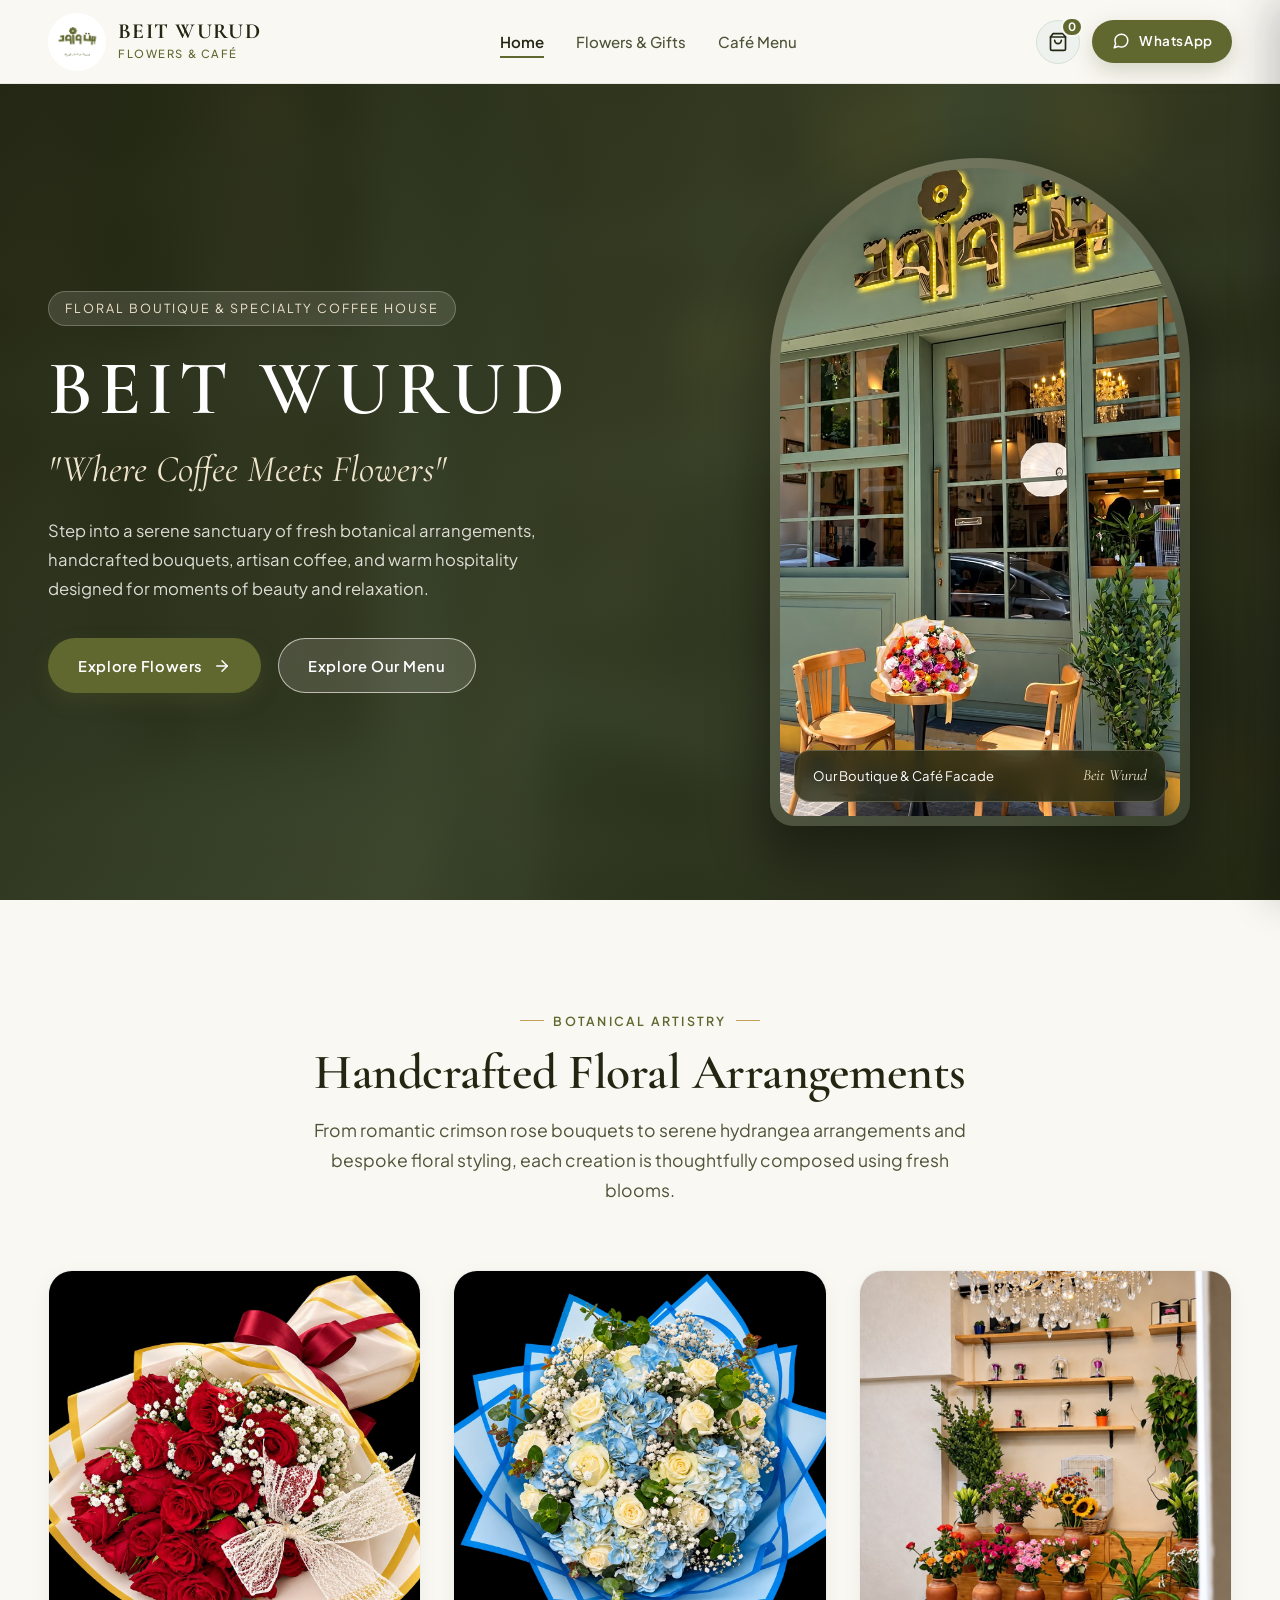
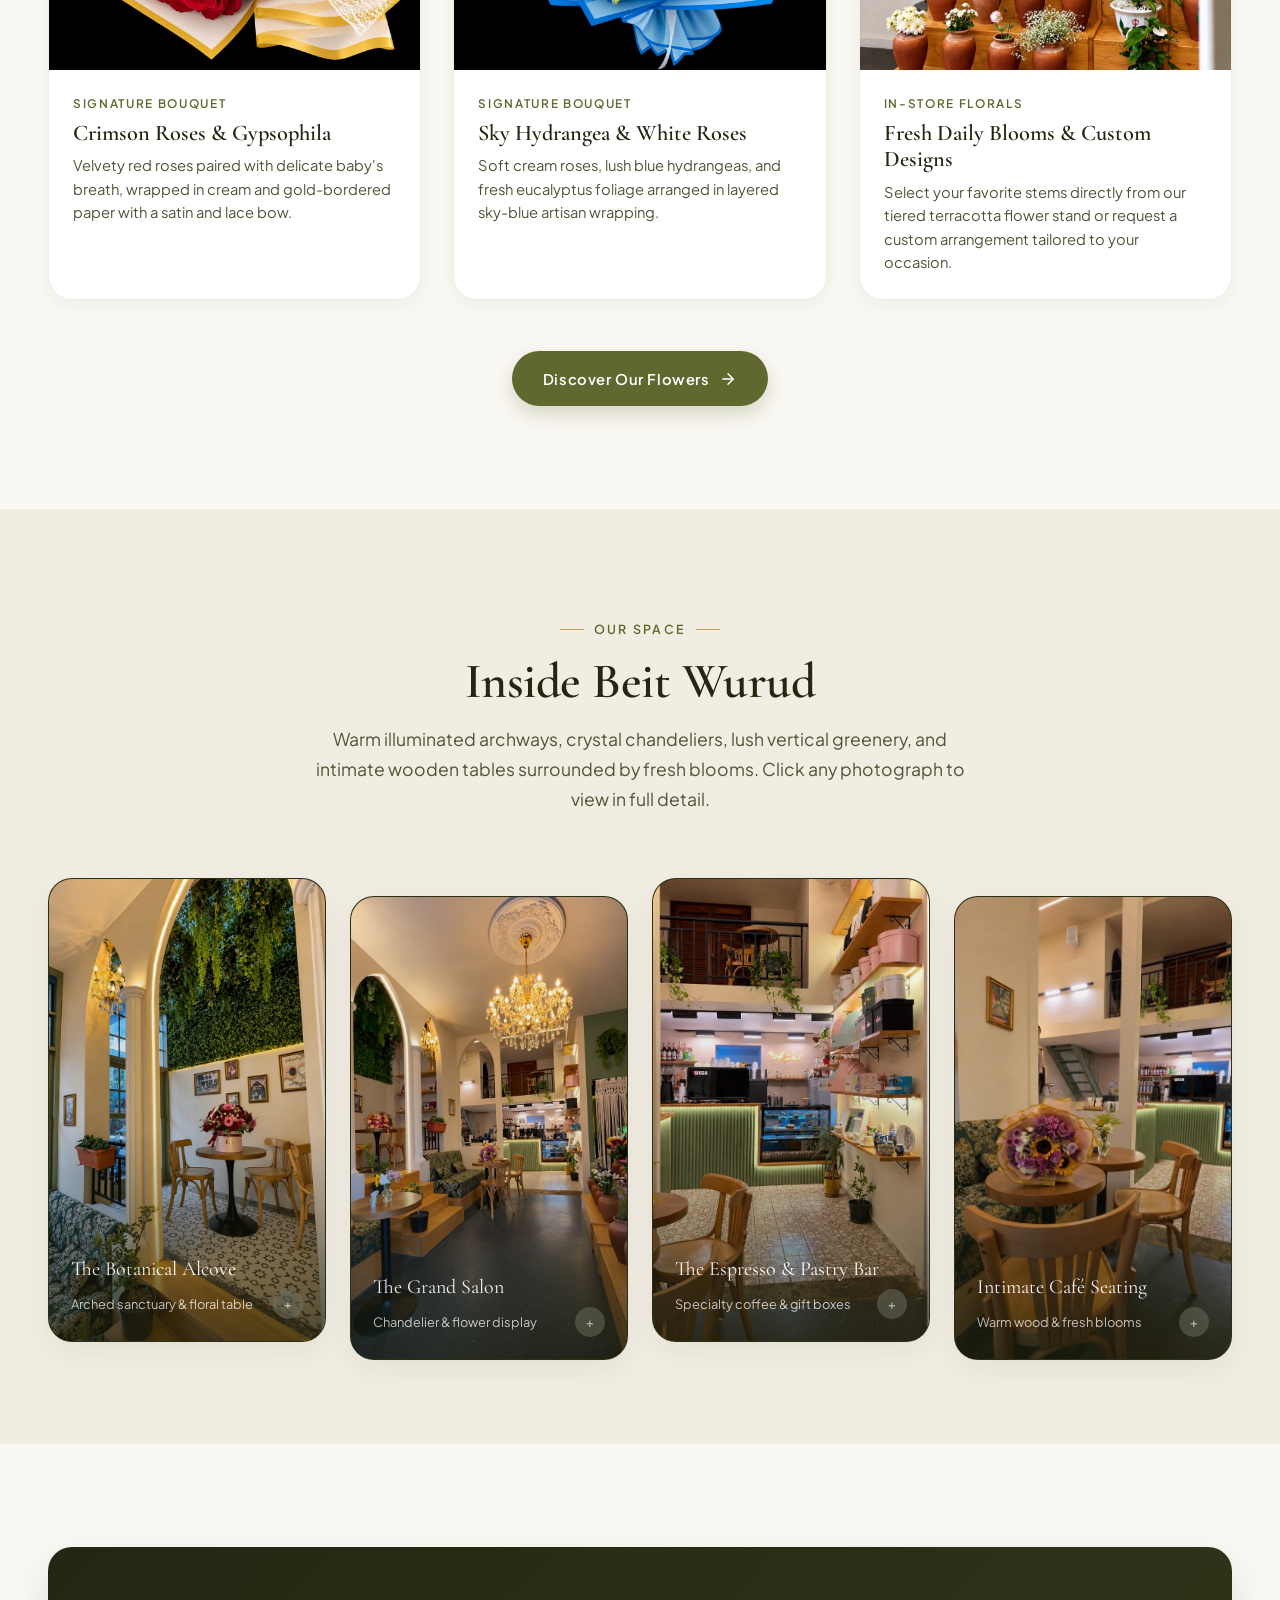
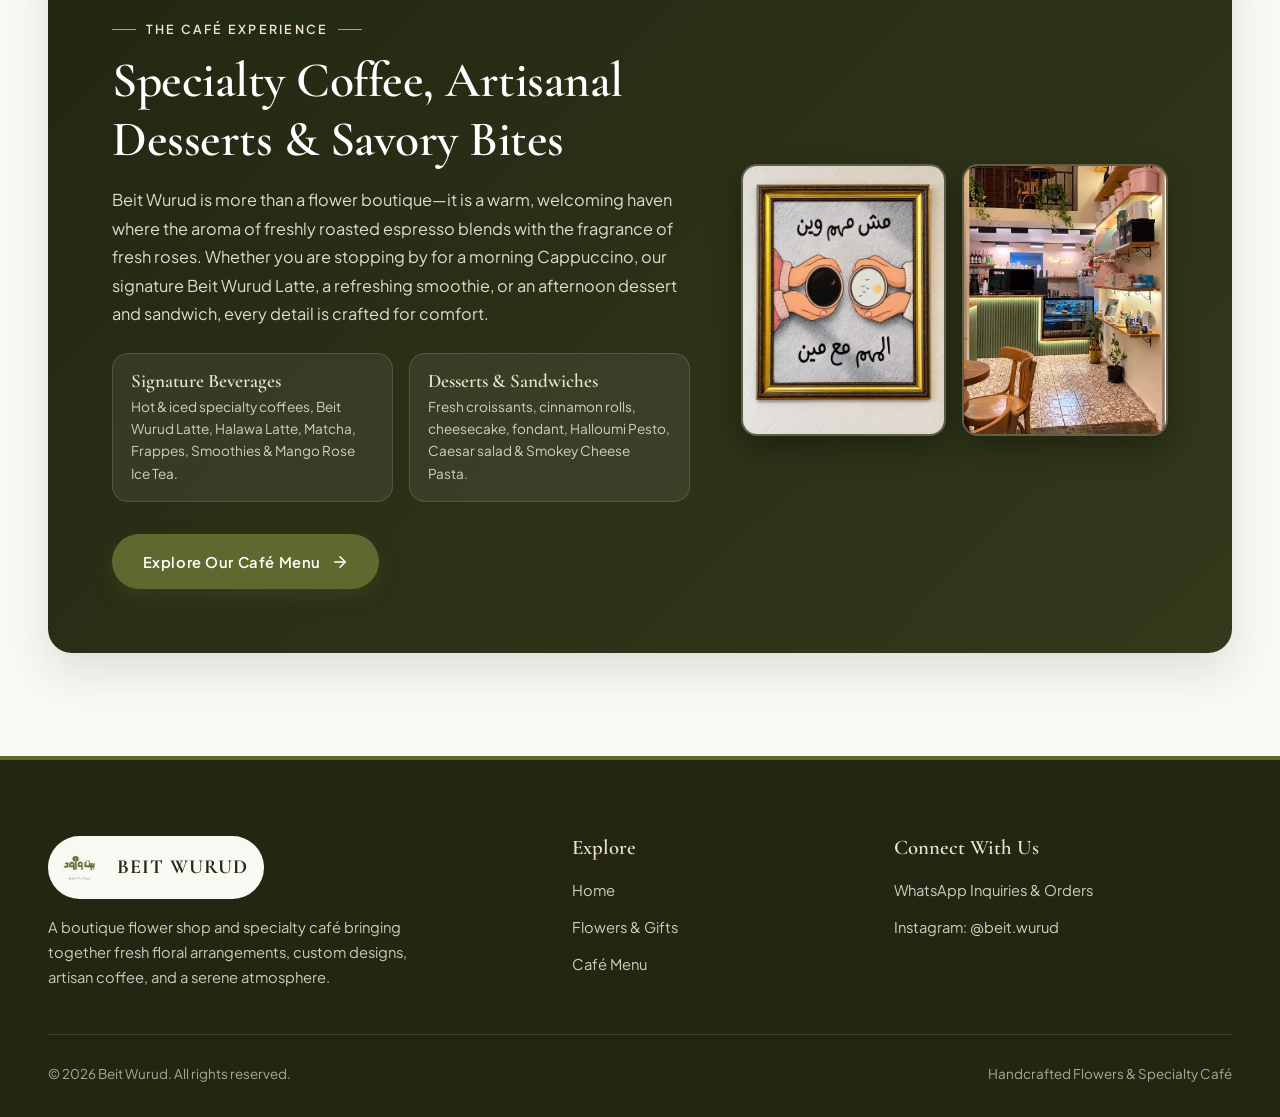
<file: index.html>
<!DOCTYPE html>
<html lang="en">
<head>
  <meta charset="UTF-8" />
  <meta name="viewport" content="width=device-width, initial-scale=1.0" />
  <title>Beit Wurud | Flower Boutique &amp; Specialty Café</title>
  <meta name="description" content="Beit Wurud combines fresh handcrafted flower bouquets, custom floral arrangements, specialty coffee, beverages, desserts, and a warm welcoming café atmosphere." />
  <link href="https://fonts.googleapis.com/css2?family=Cormorant+Garamond:ital,wght@0,500;0,600;0,700;1,400;1,600&amp;family=Plus+Jakarta+Sans:wght@400;500;600;700&amp;display=swap" rel="stylesheet" media="print" onload="this.media='all'" />
  <link rel="stylesheet" href="css/style.css" />
</head>
<body class="page-transition-wrapper">

  <!-- ======================= NAVIGATION BAR ======================= -->
  <header class="site-header">
    <div class="container nav-container">
      <a href="index.html" class="nav-brand entrance-logo" aria-label="Beit Wurud Home">
        <img src="assets/images/logo-beit-wurud.jpg" alt="Beit Wurud Original Logo" class="nav-logo-img" width="58" height="58" />
        <div class="nav-brand-text">
          <span class="nav-brand-name">BEIT WURUD</span>
          <span class="nav-brand-sub">Flowers &amp; Café</span>
        </div>
      </a>

      <nav aria-label="Primary Navigation">
        <ul class="nav-links" id="primary-nav-links">
          <li><a href="index.html" class="nav-link active" aria-current="page">Home</a></li>
          <li><a href="flowers.html" class="nav-link">Flowers &amp; Gifts</a></li>
          <li><a href="menu.html" class="nav-link">Café Menu</a></li>
        </ul>
      </nav>

      <div class="nav-actions">
        <button type="button" class="cart-toggle-btn" data-open-cart aria-label="Open shopping cart">
          <svg viewBox="0 0 24 24" fill="none" stroke="currentColor" stroke-width="2" stroke-linecap="round" stroke-linejoin="round" aria-hidden="true">
            <path d="M6 2L3 6v14a2 2 0 0 0 2 2h14a2 2 0 0 0 2-2V6l-3-4z"></path>
            <line x1="3" y1="6" x2="21" y2="6"></line>
            <path d="M16 10a4 4 0 0 1-8 0"></path>
          </svg>
          <span class="cart-count-badge" data-cart-count>0</span>
        </button>

        <a href="#whatsapp" class="btn btn-whatsapp nav-whatsapp-btn" data-general-whatsapp aria-label="Contact Beit Wurud on WhatsApp">
          <svg viewBox="0 0 24 24" fill="none" stroke="currentColor" stroke-width="2" stroke-linecap="round" stroke-linejoin="round" aria-hidden="true">
            <path d="M21 11.5a8.38 8.38 0 0 1-.9 3.8 8.5 8.5 0 0 1-7.6 4.7 8.38 8.38 0 0 1-3.8-.9L3 21l1.9-5.7a8.38 8.38 0 0 1-.9-3.8 8.5 8.5 0 0 1 4.7-7.6 8.38 8.38 0 0 1 3.8-.9h.5a8.48 8.48 0 0 1 8 8v.5z"></path>
          </svg>
          <span>WhatsApp</span>
        </a>

        <button type="button" class="menu-toggle-btn" id="mobile-menu-toggle" aria-expanded="false" aria-controls="primary-nav-links" aria-label="Toggle navigation menu">
          <div class="hamburger-lines" aria-hidden="true">
            <span></span>
            <span></span>
            <span></span>
          </div>
        </button>
      </div>
    </div>
  </header>

  <main>
    <!-- ======================= A. HERO SECTION ======================= -->
    <section class="hero-section" aria-label="Welcome to Beit Wurud">
      <div class="hero-ambient-bg" aria-hidden="true"></div>
      <div class="hero-overlay" aria-hidden="true"></div>

      <div class="container hero-grid">
        <div class="hero-content">
          <div class="hero-badge entrance-logo">
            <span>Floral Boutique &amp; Specialty Coffee House</span>
          </div>

          <h1 class="hero-title entrance-heading">BEIT WURUD</h1>

          <p class="hero-tagline entrance-tagline">"Where Coffee Meets Flowers"</p>

          <p class="hero-description entrance-tagline">
            Step into a serene sanctuary of fresh botanical arrangements, handcrafted bouquets, artisan coffee, and warm hospitality designed for moments of beauty and relaxation.
          </p>

          <div class="hero-buttons entrance-buttons">
            <a href="flowers.html" class="btn btn-primary">
              <span>Explore Flowers</span>
              <svg viewBox="0 0 24 24" fill="none" stroke="currentColor" stroke-width="2" stroke-linecap="round" stroke-linejoin="round" aria-hidden="true"><line x1="5" y1="12" x2="19" y2="12"></line><polyline points="12 5 19 12 12 19"></polyline></svg>
            </a>
            <a href="menu.html" class="btn btn-secondary">
              <span>Explore Our Menu</span>
            </a>
          </div>
        </div>

        <div class="hero-visual-wrap entrance-hero-photo">
          <figure class="hero-photo-frame">
            <img
              src="assets/images/outdoor-design.jpeg"
              alt="Beit Wurud sage-green storefront with illuminated gold Arabic signage and an outdoor wooden bistro table adorned with a fresh rose bouquet"
              class="hero-exterior-img"
              width="718"
              height="1280"
            />
            <figcaption class="hero-photo-caption">
              <div>Our Boutique &amp; Café Facade</div>
              <span>Beit Wurud</span>
            </figcaption>
          </figure>
        </div>
      </div>
    </section>

    <!-- ======================= B. FLOWER COLLECTION PREVIEW ======================= -->
    <section class="section-padding flower-preview-section" aria-labelledby="flower-preview-heading">
      <div class="container">
        <div class="section-header reveal-on-scroll">
          <span class="section-eyebrow">Botanical Artistry</span>
          <h2 class="section-title" id="flower-preview-heading">Handcrafted Floral Arrangements</h2>
          <p class="section-subtitle">
            From romantic crimson rose bouquets to serene hydrangea arrangements and bespoke floral styling, each creation is thoughtfully composed using fresh blooms.
          </p>
        </div>

        <div class="flower-preview-grid">
          <article class="preview-card reveal-on-scroll">
            <div class="preview-img-wrap">
              <img
                src="assets/images/flower-1.jpeg"
                alt="Bouquet of deep red roses and white baby's breath wrapped in cream and gold paper with burgundy ribbon"
                class="preview-img"
                width="1254"
                height="1254"
                loading="lazy"
              />
            </div>
            <div class="preview-card-body">
              <span class="preview-tag">Signature Bouquet</span>
              <h3 class="preview-title">Crimson Roses &amp; Gypsophila</h3>
              <p class="preview-text">
                Velvety red roses paired with delicate baby's breath, wrapped in cream and gold-bordered paper with a satin and lace bow.
              </p>
            </div>
          </article>

          <article class="preview-card reveal-on-scroll">
            <div class="preview-img-wrap">
              <img
                src="assets/images/flower-2.jpeg"
                alt="Bouquet of white roses, sky-blue hydrangeas, baby's breath, and eucalyptus leaves in blue wrapping"
                class="preview-img"
                width="1254"
                height="1254"
                loading="lazy"
              />
            </div>
            <div class="preview-card-body">
              <span class="preview-tag">Signature Bouquet</span>
              <h3 class="preview-title">Sky Hydrangea &amp; White Roses</h3>
              <p class="preview-text">
                Soft cream roses, lush blue hydrangeas, and fresh eucalyptus foliage arranged in layered sky-blue artisan wrapping.
              </p>
            </div>
          </article>

          <article class="preview-card reveal-on-scroll">
            <div class="preview-img-wrap light-bg">
              <img
                src="assets/images/flower-design.jpg"
                alt="Beit Wurud tiered wooden flower display filled with terracotta pots of fresh roses, sunflowers, and lilies beneath a crystal chandelier"
                class="preview-img"
                width="960"
                height="1280"
                loading="lazy"
              />
            </div>
            <div class="preview-card-body">
              <span class="preview-tag">In-Store Florals</span>
              <h3 class="preview-title">Fresh Daily Blooms &amp; Custom Designs</h3>
              <p class="preview-text">
                Select your favorite stems directly from our tiered terracotta flower stand or request a custom arrangement tailored to your occasion.
              </p>
            </div>
          </article>
        </div>

        <div class="section-cta reveal-on-scroll">
          <a href="flowers.html" class="btn btn-primary">
            <span>Discover Our Flowers</span>
            <svg viewBox="0 0 24 24" fill="none" stroke="currentColor" stroke-width="2" stroke-linecap="round" stroke-linejoin="round" aria-hidden="true"><line x1="5" y1="12" x2="19" y2="12"></line><polyline points="12 5 19 12 12 19"></polyline></svg>
          </a>
        </div>
      </div>
    </section>

    <!-- ======================= C. OUR SPACE – INTERIOR GALLERY ======================= -->
    <section class="section-padding interior-gallery-section" aria-labelledby="interior-gallery-heading">
      <div class="container">
        <div class="section-header reveal-on-scroll">
          <span class="section-eyebrow">Our Space</span>
          <h2 class="section-title" id="interior-gallery-heading">Inside Beit Wurud</h2>
          <p class="section-subtitle">
            Warm illuminated archways, crystal chandeliers, lush vertical greenery, and intimate wooden tables surrounded by fresh blooms. Click any photograph to view in full detail.
          </p>
        </div>

        <div class="interior-gallery-grid">
          <figure
            class="gallery-item reveal-on-scroll"
            tabindex="0"
            role="button"
            aria-label="View larger image: Illuminated archway and botanical alcove"
            data-lightbox-src="assets/images/design2.jpeg"
            data-lightbox-caption="Illuminated Archway &amp; Botanical Alcove with Patterned Tiles"
          >
            <img
              src="assets/images/design2.jpeg"
              alt="Beit Wurud interior archway with warm LED lighting, hanging greenery wall, framed art, and a floral centerpiece on a round bistro table"
              class="gallery-img"
              width="730"
              height="1280"
              loading="lazy"
            />
            <figcaption class="gallery-caption-overlay">
              <div class="gallery-caption-title">The Botanical Alcove</div>
              <div class="gallery-caption-sub">
                <span>Arched sanctuary &amp; floral table</span>
                <span class="gallery-zoom-icon" aria-hidden="true">+</span>
              </div>
            </figcaption>
          </figure>

          <figure
            class="gallery-item reveal-on-scroll"
            tabindex="0"
            role="button"
            aria-label="View larger image: Main salon and crystal chandelier"
            data-lightbox-src="assets/images/design5.jpeg"
            data-lightbox-caption="Main Salon, Crystal Chandelier &amp; Terracotta Flower Stand"
          >
            <img
              src="assets/images/design5.jpeg"
              alt="Wide view of Beit Wurud interior showcasing the grand crystal chandelier, arched seating areas, mezzanine balcony, and fresh flowers"
              class="gallery-img"
              width="727"
              height="1280"
              loading="lazy"
            />
            <figcaption class="gallery-caption-overlay">
              <div class="gallery-caption-title">The Grand Salon</div>
              <div class="gallery-caption-sub">
                <span>Chandelier &amp; flower display</span>
                <span class="gallery-zoom-icon" aria-hidden="true">+</span>
              </div>
            </figcaption>
          </figure>

          <figure
            class="gallery-item reveal-on-scroll"
            tabindex="0"
            role="button"
            aria-label="View larger image: Espresso bar and gift box shelves"
            data-lightbox-src="assets/images/design4.jpeg"
            data-lightbox-caption="Specialty Espresso Bar, Dessert Display &amp; Flower Box Shelving"
          >
            <img
              src="assets/images/design4.jpeg"
              alt="Beit Wurud sage-green fluted coffee counter with espresso machine, pastry display case, mezzanine balcony, and shelves of flower boxes"
              class="gallery-img"
              width="671"
              height="1178"
              loading="lazy"
            />
            <figcaption class="gallery-caption-overlay">
              <div class="gallery-caption-title">The Espresso &amp; Pastry Bar</div>
              <div class="gallery-caption-sub">
                <span>Specialty coffee &amp; gift boxes</span>
                <span class="gallery-zoom-icon" aria-hidden="true">+</span>
              </div>
            </figcaption>
          </figure>

          <figure
            class="gallery-item reveal-on-scroll"
            tabindex="0"
            role="button"
            aria-label="View larger image: Cozy café seating with fresh sunflower bouquet"
            data-lightbox-src="assets/images/design3.jpeg"
            data-lightbox-caption="Cozy Café Tables Adorned with Fresh Sunflower &amp; Rose Bouquets"
          >
            <img
              src="assets/images/design3.jpeg"
              alt="Intimate wooden café table at Beit Wurud topped with a sunflower and purple rose bouquet looking toward the sage coffee bar"
              class="gallery-img"
              width="563"
              height="1022"
              loading="lazy"
            />
            <figcaption class="gallery-caption-overlay">
              <div class="gallery-caption-title">Intimate Café Seating</div>
              <div class="gallery-caption-sub">
                <span>Warm wood &amp; fresh blooms</span>
                <span class="gallery-zoom-icon" aria-hidden="true">+</span>
              </div>
            </figcaption>
          </figure>
        </div>
      </div>
    </section>

    <!-- ======================= D. COFFEE & FLOWERS SECTION ======================= -->
    <section class="section-padding coffee-flowers-section" aria-labelledby="coffee-flowers-heading">
      <div class="container">
        <div class="coffee-flowers-card reveal-on-scroll">
          <div class="coffee-flowers-content">
            <span class="section-eyebrow">The Café Experience</span>
            <h2 class="section-title" id="coffee-flowers-heading">Specialty Coffee, Artisanal Desserts &amp; Savory Bites</h2>
            <p class="coffee-flowers-text">
              Beit Wurud is more than a flower boutique—it is a warm, welcoming haven where the aroma of freshly roasted espresso blends with the fragrance of fresh roses. Whether you are stopping by for a morning Cappuccino, our signature Beit Wurud Latte, a refreshing smoothie, or an afternoon dessert and sandwich, every detail is crafted for comfort.
            </p>

            <div class="experience-highlights">
              <div class="highlight-item">
                <h3 class="highlight-title">Signature Beverages</h3>
                <p class="highlight-desc">Hot &amp; iced specialty coffees, Beit Wurud Latte, Halawa Latte, Matcha, Frappes, Smoothies &amp; Mango Rose Ice Tea.</p>
              </div>
              <div class="highlight-item">
                <h3 class="highlight-title">Desserts &amp; Sandwiches</h3>
                <p class="highlight-desc">Fresh croissants, cinnamon rolls, cheesecake, fondant, Halloumi Pesto, Caesar salad &amp; Smokey Cheese Pasta.</p>
              </div>
            </div>

            <a href="menu.html" class="btn btn-primary">
              <span>Explore Our Café Menu</span>
              <svg viewBox="0 0 24 24" fill="none" stroke="currentColor" stroke-width="2" stroke-linecap="round" stroke-linejoin="round" aria-hidden="true"><line x1="5" y1="12" x2="19" y2="12"></line><polyline points="12 5 19 12 12 19"></polyline></svg>
            </a>
          </div>

          <div class="coffee-flowers-visual">
            <div class="cf-img-box">
              <img
                src="assets/images/coffee-design.jpg"
                alt="Framed coffee artwork at Beit Wurud illustrating two hands holding coffee cups"
                width="960"
                height="1280"
                loading="lazy"
              />
            </div>
            <div class="cf-img-box">
              <img
                src="assets/images/design4.jpeg"
                alt="Beit Wurud specialty coffee counter and dessert display"
                width="671"
                height="1178"
                loading="lazy"
              />
            </div>
          </div>
        </div>
      </div>
    </section>
  </main>

  <!-- ======================= LIGHTBOX MODAL ======================= -->
  <div class="lightbox-modal" id="gallery-lightbox" aria-hidden="true" role="dialog" aria-label="Interior photo viewer">
    <button type="button" class="lightbox-close" id="lightbox-close" aria-label="Close image viewer">&times;</button>
    <button type="button" class="lightbox-prev" id="lightbox-prev" aria-label="Previous image">&#8249;</button>
    <div class="lightbox-content">
      <img src="assets/images/design2.jpeg" alt="" class="lightbox-img" id="lightbox-image" />
      <p class="lightbox-caption" id="lightbox-caption"></p>
    </div>
    <button type="button" class="lightbox-next" id="lightbox-next" aria-label="Next image">&#8250;</button>
  </div>

  <!-- ======================= SLIDE-OUT SHOPPING CART ======================= -->
  <div class="cart-backdrop" id="cart-backdrop" aria-hidden="true"></div>
  <aside class="cart-drawer" id="cart-drawer" aria-hidden="true" aria-label="Shopping Cart">
    <div class="cart-drawer-header">
      <h2 class="cart-drawer-title">
        <span>Your Flower Cart</span>
      </h2>
      <button type="button" class="cart-close-btn" data-close-cart aria-label="Close cart">&times;</button>
    </div>

    <div class="cart-drawer-body" id="cart-items-container"></div>

    <div class="cart-drawer-footer">
      <div class="cart-summary-row">
        <span>Selected Items</span>
        <strong id="cart-summary-items">0 items</strong>
      </div>
      <div class="cart-summary-total">
        <span>Estimated Total</span>
        <span id="cart-summary-total">Confirmed via WhatsApp</span>
      </div>
      <div class="cart-footer-actions">
        <button type="button" class="btn btn-whatsapp" id="cart-whatsapp-checkout">
          <svg viewBox="0 0 24 24" fill="none" stroke="currentColor" stroke-width="2" stroke-linecap="round" stroke-linejoin="round" aria-hidden="true">
            <path d="M21 11.5a8.38 8.38 0 0 1-.9 3.8 8.5 8.5 0 0 1-7.6 4.7 8.38 8.38 0 0 1-3.8-.9L3 21l1.9-5.7a8.38 8.38 0 0 1-.9-3.8 8.5 8.5 0 0 1 4.7-7.6 8.38 8.38 0 0 1 3.8-.9h.5a8.48 8.48 0 0 1 8 8v.5z"></path>
          </svg>
          <span>Order via WhatsApp</span>
        </button>
        <button type="button" class="btn btn-outline" data-close-cart>
          <span>Continue Shopping</span>
        </button>
      </div>
    </div>
  </aside>

  <!-- ======================= FOOTER ======================= -->
  <footer class="site-footer">
    <div class="container">
      <div class="footer-grid">
        <div class="footer-brand-box">
          <a href="index.html" class="footer-logo-wrap" aria-label="Beit Wurud Home">
            <img src="assets/images/logo-beit-wurud.jpg" alt="Beit Wurud Original Logo" class="footer-logo-img" width="48" height="48" />
            <span class="footer-logo-name">BEIT WURUD</span>
          </a>
          <p class="footer-desc">
            A boutique flower shop and specialty café bringing together fresh floral arrangements, custom designs, artisan coffee, and a serene atmosphere.
          </p>
        </div>

        <div>
          <h3 class="footer-heading">Explore</h3>
          <ul class="footer-links">
            <li><a href="index.html">Home</a></li>
            <li><a href="flowers.html">Flowers &amp; Gifts</a></li>
            <li><a href="menu.html">Café Menu</a></li>
          </ul>
        </div>

        <div>
          <h3 class="footer-heading">Connect With Us</h3>
          <ul class="footer-links">
            <li>
              <a href="#whatsapp" data-general-whatsapp>
                <span>WhatsApp Inquiries &amp; Orders</span>
              </a>
            </li>
            <li>
              <a href="https://www.instagram.com/beit.wurud" target="_blank" rel="noopener noreferrer">
                <span>Instagram: @beit.wurud</span>
              </a>
            </li>
          </ul>
        </div>
      </div>

      <div class="footer-bottom">
        <p>&copy; <span id="current-year">2026</span> Beit Wurud. All rights reserved.</p>
        <p>Handcrafted Flowers &amp; Specialty Café</p>
      </div>
    </div>
  </footer>

  <script src="js/products.js"></script>
  <script src="js/cart.js"></script>
  <script src="js/main.js"></script>
</body>
</html>
</file>
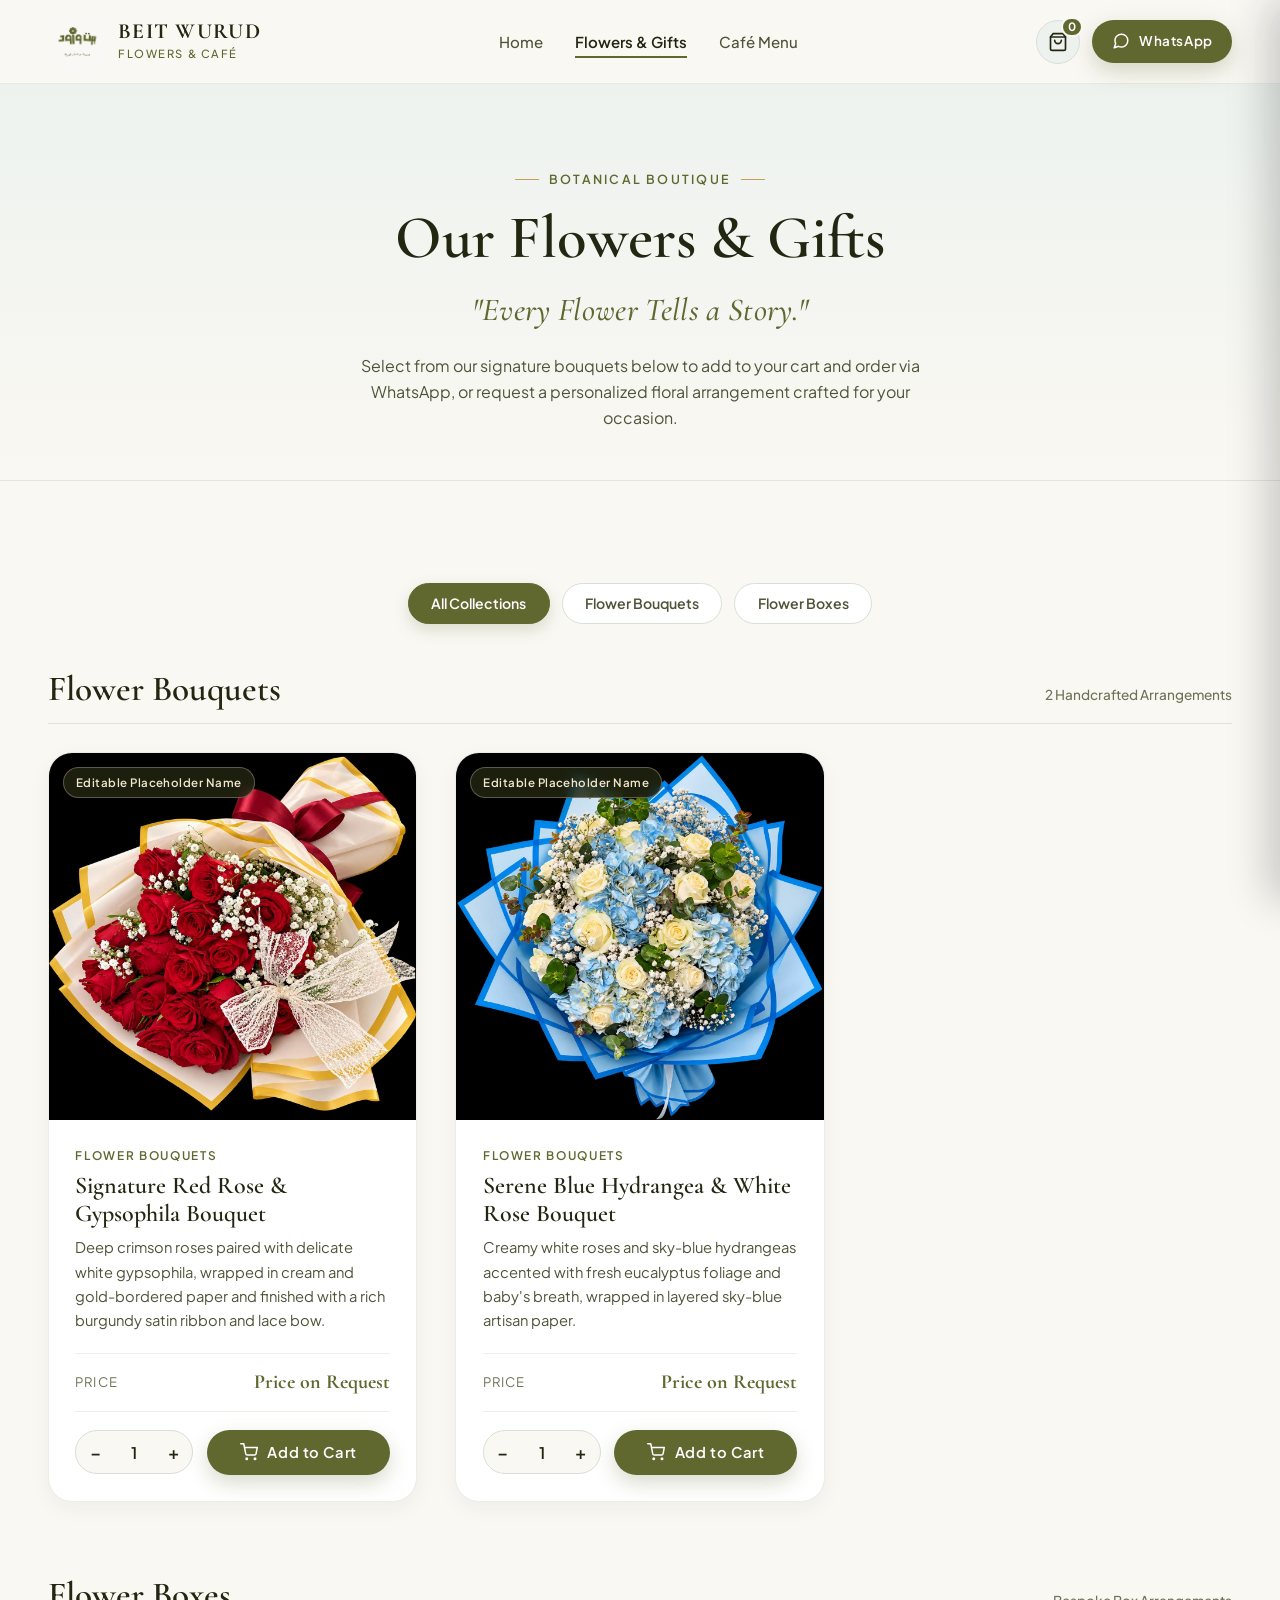
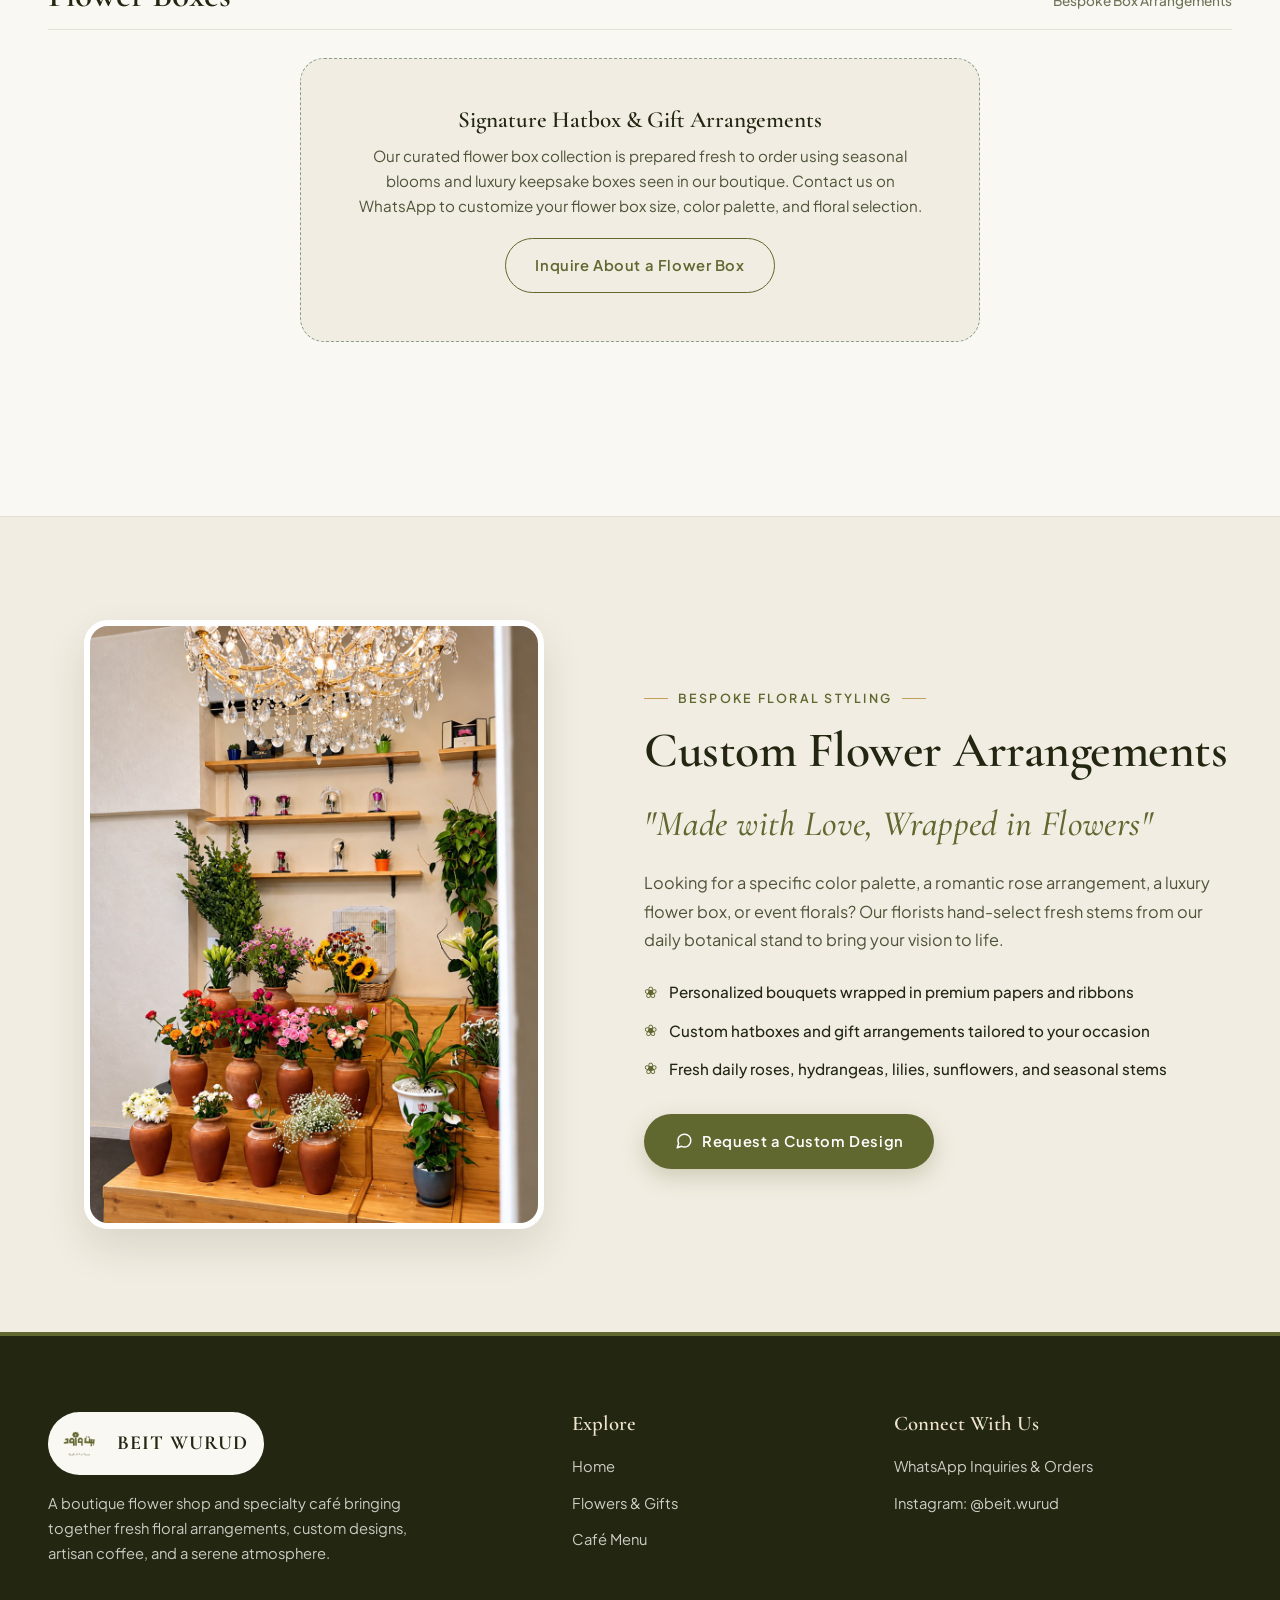
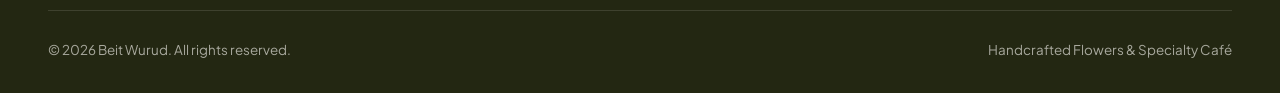
<file: flowers.html>
<!DOCTYPE html>
<html lang="en">
<head>
  <meta charset="UTF-8" />
  <meta name="viewport" content="width=device-width, initial-scale=1.0" />
  <title>Our Flowers &amp; Gifts | Beit Wurud</title>
  <meta name="description" content="Explore Beit Wurud's handcrafted flower bouquets, gift arrangements, and custom floral designs. Add bouquets to your cart and order seamlessly via WhatsApp." />
  <link href="https://fonts.googleapis.com/css2?family=Cormorant+Garamond:ital,wght@0,500;0,600;0,700;1,400;1,600&amp;family=Plus+Jakarta+Sans:wght@400;500;600;700&amp;display=swap" rel="stylesheet" media="print" onload="this.media='all'" />
  <link rel="stylesheet" href="css/style.css" />
</head>
<body class="page-transition-wrapper">

  <!-- ======================= NAVIGATION BAR ======================= -->
  <header class="site-header">
    <div class="container nav-container">
      <a href="index.html" class="nav-brand" aria-label="Beit Wurud Home">
        <img src="assets/images/logo-beit-wurud.jpg" alt="Beit Wurud Original Logo" class="nav-logo-img" width="58" height="58" />
        <div class="nav-brand-text">
          <span class="nav-brand-name">BEIT WURUD</span>
          <span class="nav-brand-sub">Flowers &amp; Café</span>
        </div>
      </a>

      <nav aria-label="Primary Navigation">
        <ul class="nav-links" id="primary-nav-links">
          <li><a href="index.html" class="nav-link">Home</a></li>
          <li><a href="flowers.html" class="nav-link active" aria-current="page">Flowers &amp; Gifts</a></li>
          <li><a href="menu.html" class="nav-link">Café Menu</a></li>
        </ul>
      </nav>

      <div class="nav-actions">
        <button type="button" class="cart-toggle-btn" data-open-cart aria-label="Open shopping cart">
          <svg viewBox="0 0 24 24" fill="none" stroke="currentColor" stroke-width="2" stroke-linecap="round" stroke-linejoin="round" aria-hidden="true">
            <path d="M6 2L3 6v14a2 2 0 0 0 2 2h14a2 2 0 0 0 2-2V6l-3-4z"></path>
            <line x1="3" y1="6" x2="21" y2="6"></line>
            <path d="M16 10a4 4 0 0 1-8 0"></path>
          </svg>
          <span class="cart-count-badge" data-cart-count>0</span>
        </button>

        <a href="#whatsapp" class="btn btn-whatsapp nav-whatsapp-btn" data-general-whatsapp aria-label="Contact Beit Wurud on WhatsApp">
          <svg viewBox="0 0 24 24" fill="none" stroke="currentColor" stroke-width="2" stroke-linecap="round" stroke-linejoin="round" aria-hidden="true">
            <path d="M21 11.5a8.38 8.38 0 0 1-.9 3.8 8.5 8.5 0 0 1-7.6 4.7 8.38 8.38 0 0 1-3.8-.9L3 21l1.9-5.7a8.38 8.38 0 0 1-.9-3.8 8.5 8.5 0 0 1 4.7-7.6 8.38 8.38 0 0 1 3.8-.9h.5a8.48 8.48 0 0 1 8 8v.5z"></path>
          </svg>
          <span>WhatsApp</span>
        </a>

        <button type="button" class="menu-toggle-btn" id="mobile-menu-toggle" aria-expanded="false" aria-controls="primary-nav-links" aria-label="Toggle navigation menu">
          <div class="hamburger-lines" aria-hidden="true">
            <span></span>
            <span></span>
            <span></span>
          </div>
        </button>
      </div>
    </div>
  </header>

  <main>
    <!-- ======================= A. PAGE HEADER ======================= -->
    <section class="page-hero-banner" aria-labelledby="flowers-page-heading">
      <div class="container">
        <span class="section-eyebrow">Botanical Boutique</span>
        <h1 class="page-hero-title" id="flowers-page-heading">Our Flowers &amp; Gifts</h1>
        <p class="approved-phrase page-hero-phrase">"Every Flower Tells a Story."</p>
        <p class="page-hero-desc">
          Select from our signature bouquets below to add to your cart and order via WhatsApp, or request a personalized floral arrangement crafted for your occasion.
        </p>
      </div>
    </section>

    <!-- ======================= B & C. FLOWER BOUQUETS & FLOWER BOXES ======================= -->
    <section class="section-padding" aria-label="Flower Collections">
      <div class="container">
        <!-- Category Filter Tabs -->
        <div class="category-tabs" role="tablist" aria-label="Filter flower categories">
          <button type="button" class="category-tab-btn active" data-flower-filter="all">All Collections</button>
          <button type="button" class="category-tab-btn" data-flower-filter="bouquets">Flower Bouquets</button>
          <button type="button" class="category-tab-btn" data-flower-filter="boxes">Flower Boxes</button>
        </div>

        <!-- Category 1: Flower Bouquets (Populated from js/products.js using the 2 real product photos) -->
        <div class="category-block reveal-on-scroll" data-flower-section="bouquets">
          <div class="category-block-header">
            <h2 class="category-block-title">Flower Bouquets</h2>
            <span class="category-block-count">2 Handcrafted Arrangements</span>
          </div>

          <div class="products-grid" id="bouquets-product-grid">
            <article class="product-card" data-product-id="bw-bouquet-1">
              <div class="product-img-container">
                <img src="assets/images/flower-1.jpeg" alt="Handcrafted bouquet of deep red roses and delicate white baby's breath wrapped in cream and gold-trimmed paper with a burgundy satin bow" class="product-img" loading="lazy" />
                <span class="placeholder-badge" title="Temporary editable product name in js/products.js">Editable Placeholder Name</span>
              </div>
              <div class="product-card-content">
                <span class="product-category-label">Flower Bouquets</span>
                <h3 class="product-title">Signature Red Rose &amp; Gypsophila Bouquet</h3>
                <p class="product-desc">Deep crimson roses paired with delicate white gypsophila, wrapped in cream and gold-bordered paper and finished with a rich burgundy satin ribbon and lace bow.</p>
                <div class="product-price-row">
                  <span class="product-price-label">Price</span>
                  <span class="product-price-value">Price on Request</span>
                </div>
                <div class="product-controls">
                  <div class="qty-selector" aria-label="Select quantity for Signature Red Rose &amp; Gypsophila Bouquet">
                    <button type="button" class="qty-btn" data-qty-change="-1" aria-label="Decrease quantity">−</button>
                    <input type="number" class="qty-input" value="1" min="1" max="99" aria-label="Quantity" />
                    <button type="button" class="qty-btn" data-qty-change="1" aria-label="Increase quantity">+</button>
                  </div>
                  <button type="button" class="btn btn-primary add-to-cart-btn" data-add-id="bw-bouquet-1">
                    <svg viewBox="0 0 24 24" fill="none" stroke="currentColor" stroke-width="2" stroke-linecap="round" stroke-linejoin="round"><circle cx="9" cy="21" r="1"></circle><circle cx="20" cy="21" r="1"></circle><path d="M1 1h4l2.68 13.39a2 2 0 0 0 2 1.61h9.72a2 2 0 0 0 2-1.61L23 6H6"></path></svg>
                    <span>Add to Cart</span>
                  </button>
                </div>
              </div>
            </article>

            <article class="product-card" data-product-id="bw-bouquet-2">
              <div class="product-img-container">
                <img src="assets/images/flower-2.jpeg" alt="Lush bouquet of soft white roses, sky-blue hydrangeas, baby's breath, and fresh eucalyptus leaves wrapped in layered blue paper" class="product-img" loading="lazy" />
                <span class="placeholder-badge" title="Temporary editable product name in js/products.js">Editable Placeholder Name</span>
              </div>
              <div class="product-card-content">
                <span class="product-category-label">Flower Bouquets</span>
                <h3 class="product-title">Serene Blue Hydrangea &amp; White Rose Bouquet</h3>
                <p class="product-desc">Creamy white roses and sky-blue hydrangeas accented with fresh eucalyptus foliage and baby's breath, wrapped in layered sky-blue artisan paper.</p>
                <div class="product-price-row">
                  <span class="product-price-label">Price</span>
                  <span class="product-price-value">Price on Request</span>
                </div>
                <div class="product-controls">
                  <div class="qty-selector" aria-label="Select quantity for Serene Blue Hydrangea &amp; White Rose Bouquet">
                    <button type="button" class="qty-btn" data-qty-change="-1" aria-label="Decrease quantity">−</button>
                    <input type="number" class="qty-input" value="1" min="1" max="99" aria-label="Quantity" />
                    <button type="button" class="qty-btn" data-qty-change="1" aria-label="Increase quantity">+</button>
                  </div>
                  <button type="button" class="btn btn-primary add-to-cart-btn" data-add-id="bw-bouquet-2">
                    <svg viewBox="0 0 24 24" fill="none" stroke="currentColor" stroke-width="2" stroke-linecap="round" stroke-linejoin="round"><circle cx="9" cy="21" r="1"></circle><circle cx="20" cy="21" r="1"></circle><path d="M1 1h4l2.68 13.39a2 2 0 0 0 2 1.61h9.72a2 2 0 0 0 2-1.61L23 6H6"></path></svg>
                    <span>Add to Cart</span>
                  </button>
                </div>
              </div>
            </article>
          </div>
        </div>

        <!-- Category 2: Flower Boxes (Ready for future additions without inventing products) -->
        <div class="category-block reveal-on-scroll" data-flower-section="boxes">
          <div class="category-block-header">
            <h2 class="category-block-title">Flower Boxes</h2>
            <span class="category-block-count">Bespoke Box Arrangements</span>
          </div>

          <div class="future-category-card">
            <h3 class="future-category-title">Signature Hatbox &amp; Gift Arrangements</h3>
            <p class="future-category-text">
              Our curated flower box collection is prepared fresh to order using seasonal blooms and luxury keepsake boxes seen in our boutique. Contact us on WhatsApp to customize your flower box size, color palette, and floral selection.
            </p>
            <a href="#custom-design" class="btn btn-outline" data-custom-design-whatsapp>
              <span>Inquire About a Flower Box</span>
            </a>
          </div>
        </div>
      </div>
    </section>

    <!-- ======================= D & E. FLOWER DESIGN IMAGE & CUSTOM DESIGN SECTION ======================= -->
    <section class="section-padding custom-design-section" id="custom-design" aria-labelledby="custom-design-heading">
      <div class="container">
        <div class="custom-design-grid">
          <div class="reveal-on-scroll">
            <figure class="flower-design-showcase">
              <img
                src="assets/images/flower-design.jpg"
                alt="Beit Wurud floral display featuring fresh roses, sunflowers, lilies, and baby's breath in terracotta pots beneath a crystal chandelier"
                class="flower-design-img"
                width="960"
                height="1280"
                loading="lazy"
              />
            </figure>
          </div>

          <div class="custom-design-content reveal-on-scroll">
            <span class="section-eyebrow">Bespoke Floral Styling</span>
            <h2 class="section-title" id="custom-design-heading">Custom Flower Arrangements</h2>
            <p class="approved-phrase">"Made with Love, Wrapped in Flowers"</p>
            <p class="custom-design-text">
              Looking for a specific color palette, a romantic rose arrangement, a luxury flower box, or event florals? Our florists hand-select fresh stems from our daily botanical stand to bring your vision to life.
            </p>

            <ul class="custom-features-list">
              <li>Personalized bouquets wrapped in premium papers and ribbons</li>
              <li>Custom hatboxes and gift arrangements tailored to your occasion</li>
              <li>Fresh daily roses, hydrangeas, lilies, sunflowers, and seasonal stems</li>
            </ul>

            <a
              href="#whatsapp-custom"
              class="btn btn-whatsapp"
              data-custom-design-whatsapp
            >
              <svg viewBox="0 0 24 24" fill="none" stroke="currentColor" stroke-width="2" stroke-linecap="round" stroke-linejoin="round" aria-hidden="true">
                <path d="M21 11.5a8.38 8.38 0 0 1-.9 3.8 8.5 8.5 0 0 1-7.6 4.7 8.38 8.38 0 0 1-3.8-.9L3 21l1.9-5.7a8.38 8.38 0 0 1-.9-3.8 8.5 8.5 0 0 1 4.7-7.6 8.38 8.38 0 0 1 3.8-.9h.5a8.48 8.48 0 0 1 8 8v.5z"></path>
              </svg>
              <span>Request a Custom Design</span>
            </a>
          </div>
        </div>
      </div>
    </section>
  </main>

  <!-- ======================= SLIDE-OUT SHOPPING CART ======================= -->
  <div class="cart-backdrop" id="cart-backdrop" aria-hidden="true"></div>
  <aside class="cart-drawer" id="cart-drawer" aria-hidden="true" aria-label="Shopping Cart">
    <div class="cart-drawer-header">
      <h2 class="cart-drawer-title">
        <span>Your Flower Cart</span>
      </h2>
      <button type="button" class="cart-close-btn" data-close-cart aria-label="Close cart">&times;</button>
    </div>

    <div class="cart-drawer-body" id="cart-items-container"></div>

    <div class="cart-drawer-footer">
      <div class="cart-summary-row">
        <span>Selected Items</span>
        <strong id="cart-summary-items">0 items</strong>
      </div>
      <div class="cart-summary-total">
        <span>Estimated Total</span>
        <span id="cart-summary-total">Confirmed via WhatsApp</span>
      </div>
      <div class="cart-footer-actions">
        <button type="button" class="btn btn-whatsapp" id="cart-whatsapp-checkout">
          <svg viewBox="0 0 24 24" fill="none" stroke="currentColor" stroke-width="2" stroke-linecap="round" stroke-linejoin="round" aria-hidden="true">
            <path d="M21 11.5a8.38 8.38 0 0 1-.9 3.8 8.5 8.5 0 0 1-7.6 4.7 8.38 8.38 0 0 1-3.8-.9L3 21l1.9-5.7a8.38 8.38 0 0 1-.9-3.8 8.5 8.5 0 0 1 4.7-7.6 8.38 8.38 0 0 1 3.8-.9h.5a8.48 8.48 0 0 1 8 8v.5z"></path>
          </svg>
          <span>Order via WhatsApp</span>
        </button>
        <button type="button" class="btn btn-outline" data-close-cart>
          <span>Continue Shopping</span>
        </button>
      </div>
    </div>
  </aside>

  <!-- ======================= FOOTER ======================= -->
  <footer class="site-footer">
    <div class="container">
      <div class="footer-grid">
        <div class="footer-brand-box">
          <a href="index.html" class="footer-logo-wrap" aria-label="Beit Wurud Home">
            <img src="assets/images/logo-beit-wurud.jpg" alt="Beit Wurud Original Logo" class="footer-logo-img" width="48" height="48" />
            <span class="footer-logo-name">BEIT WURUD</span>
          </a>
          <p class="footer-desc">
            A boutique flower shop and specialty café bringing together fresh floral arrangements, custom designs, artisan coffee, and a serene atmosphere.
          </p>
        </div>

        <div>
          <h3 class="footer-heading">Explore</h3>
          <ul class="footer-links">
            <li><a href="index.html">Home</a></li>
            <li><a href="flowers.html">Flowers &amp; Gifts</a></li>
            <li><a href="menu.html">Café Menu</a></li>
          </ul>
        </div>

        <div>
          <h3 class="footer-heading">Connect With Us</h3>
          <ul class="footer-links">
            <li>
              <a href="#whatsapp" data-general-whatsapp>
                <span>WhatsApp Inquiries &amp; Orders</span>
              </a>
            </li>
            <li>
              <a href="https://www.instagram.com/beit.wurud" target="_blank" rel="noopener noreferrer">
                <span>Instagram: @beit.wurud</span>
              </a>
            </li>
          </ul>
        </div>
      </div>

      <div class="footer-bottom">
        <p>&copy; <span id="current-year">2026</span> Beit Wurud. All rights reserved.</p>
        <p>Handcrafted Flowers &amp; Specialty Café</p>
      </div>
    </div>
  </footer>

  <script src="js/products.js"></script>
  <script src="js/cart.js"></script>
  <script src="js/main.js"></script>
</body>
</html>
</file>
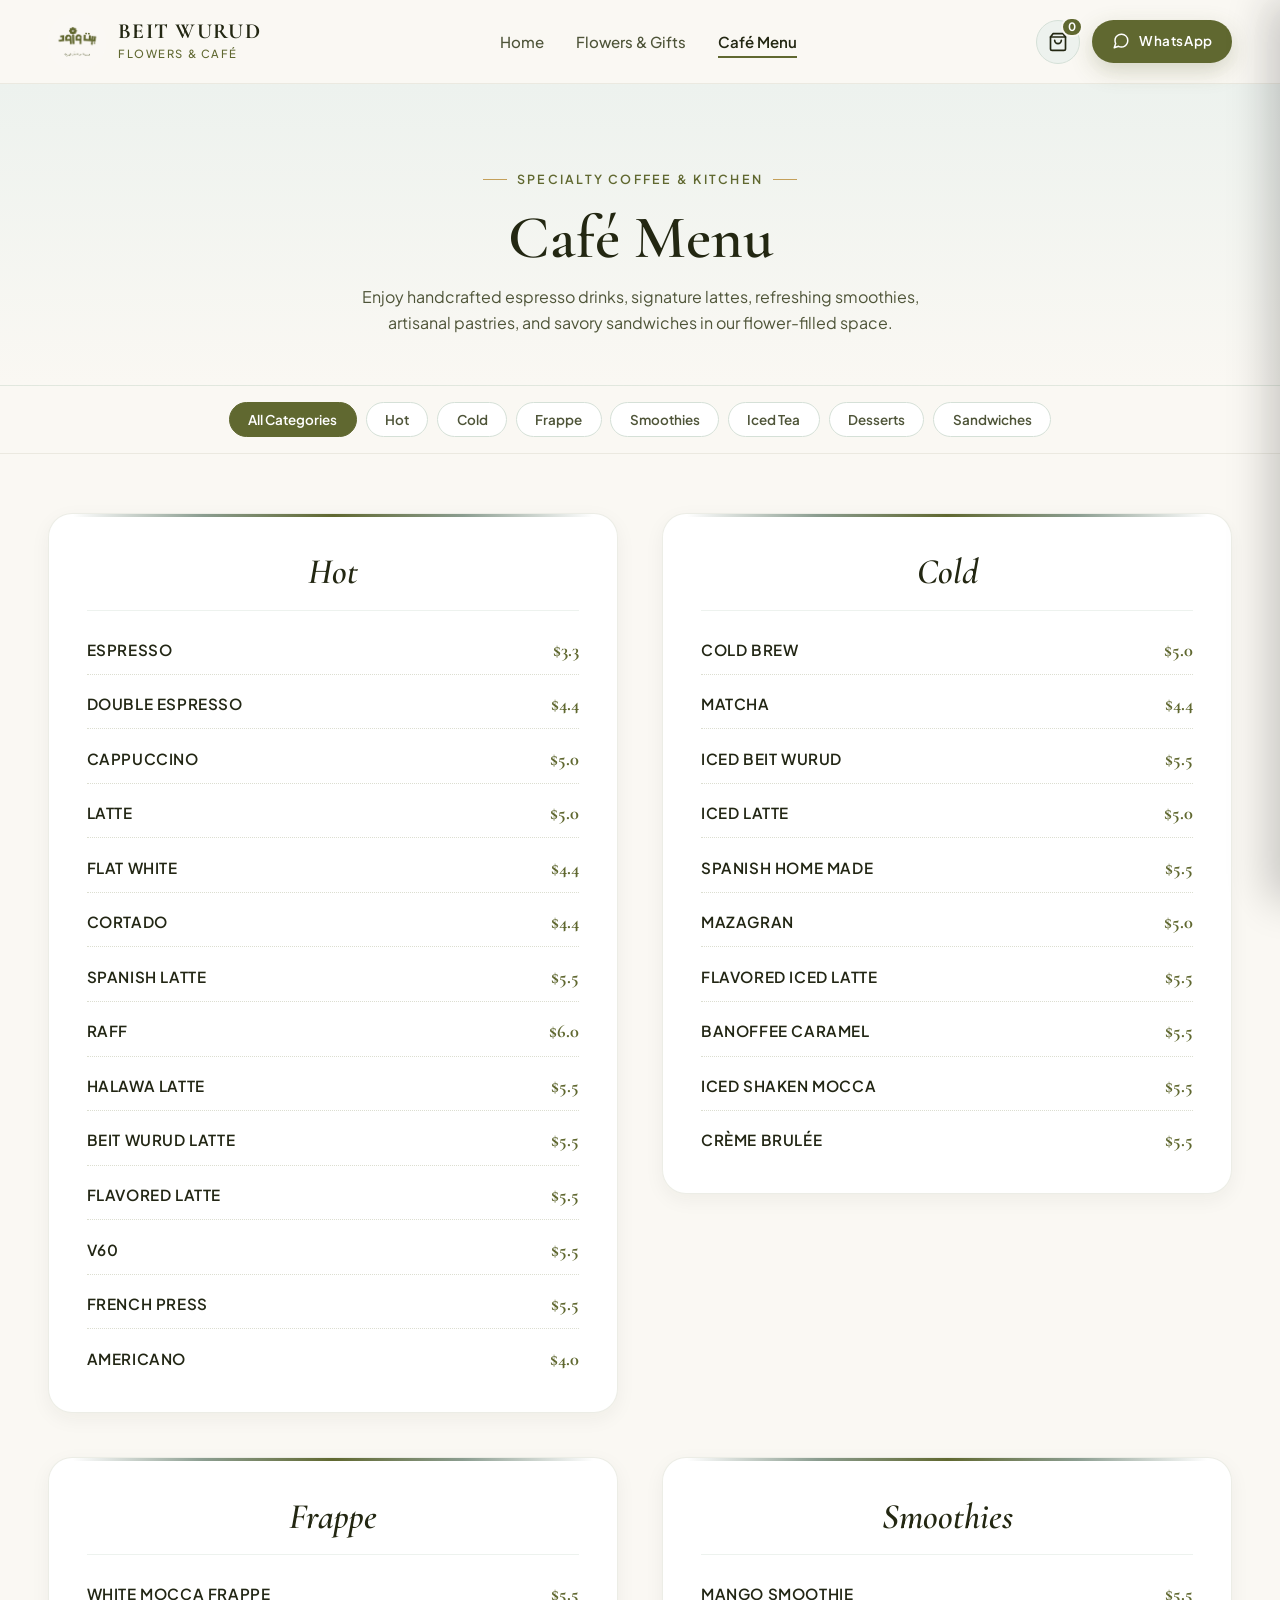
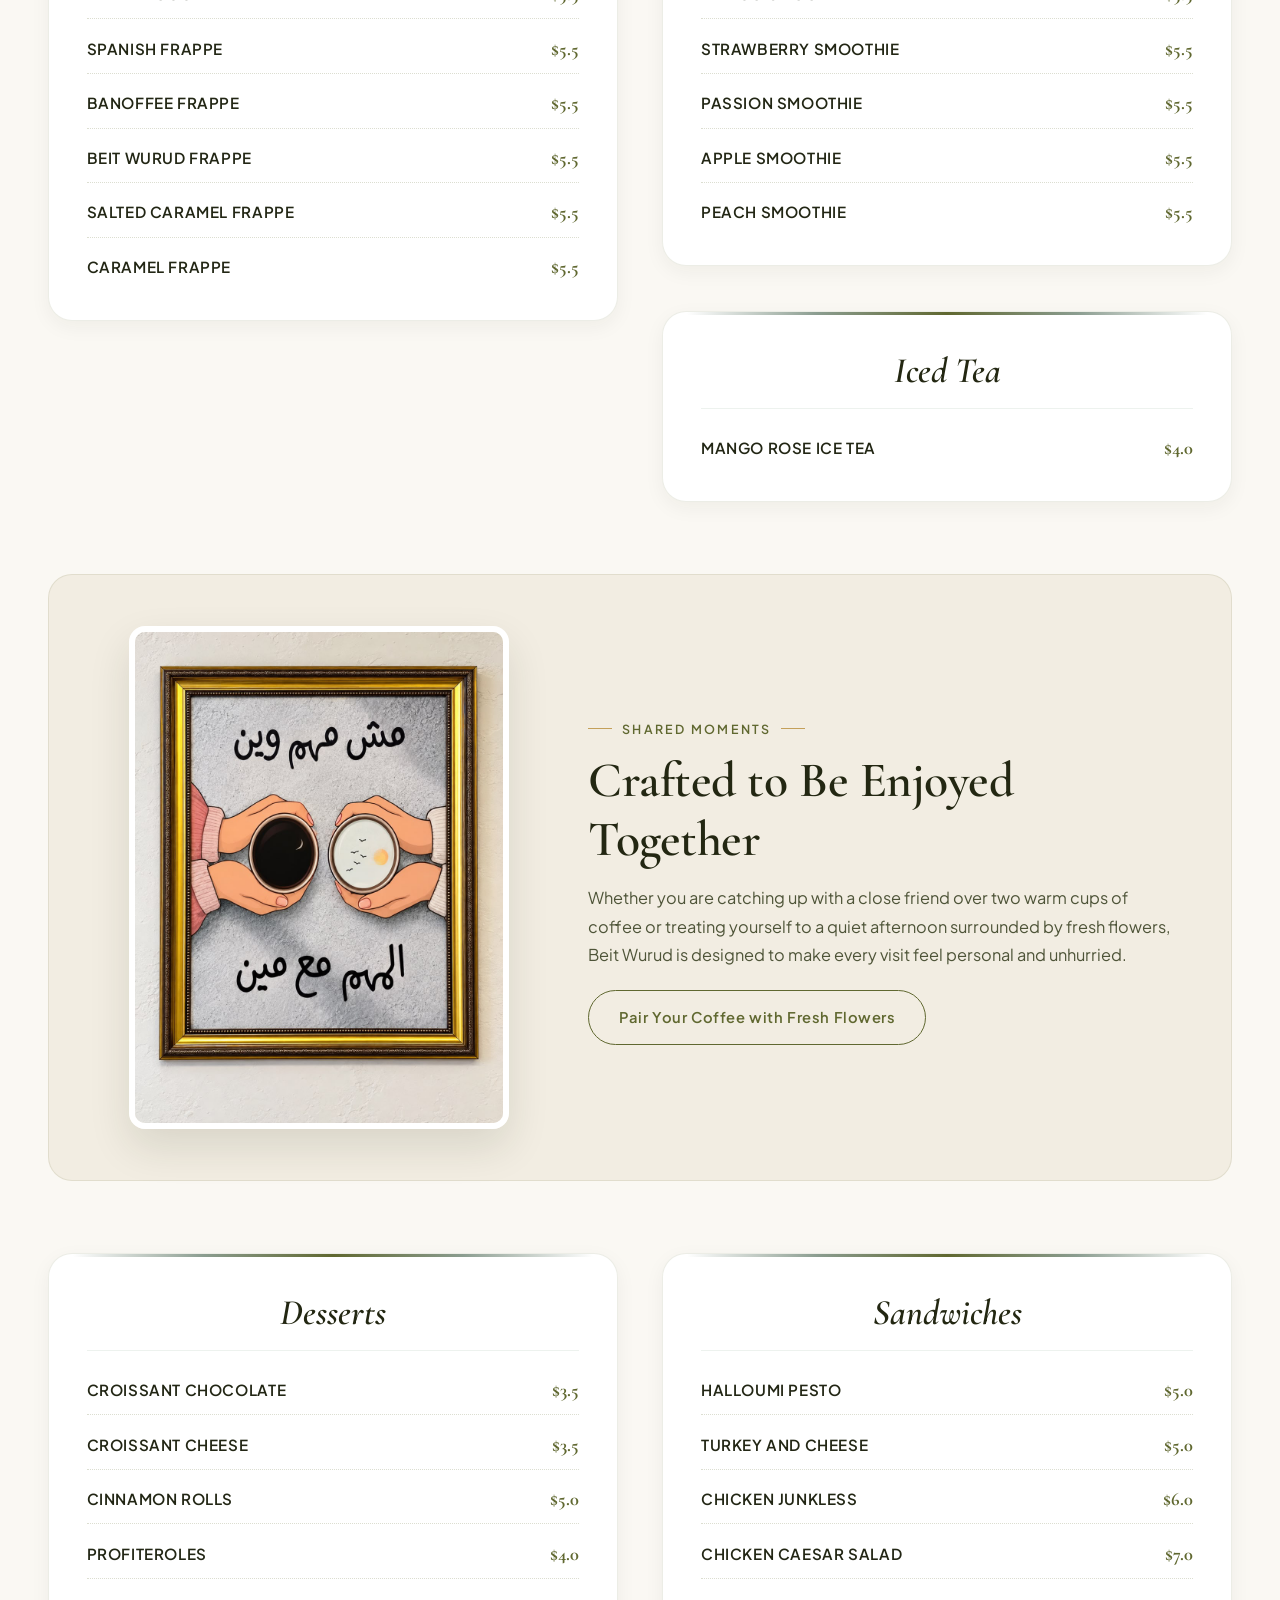
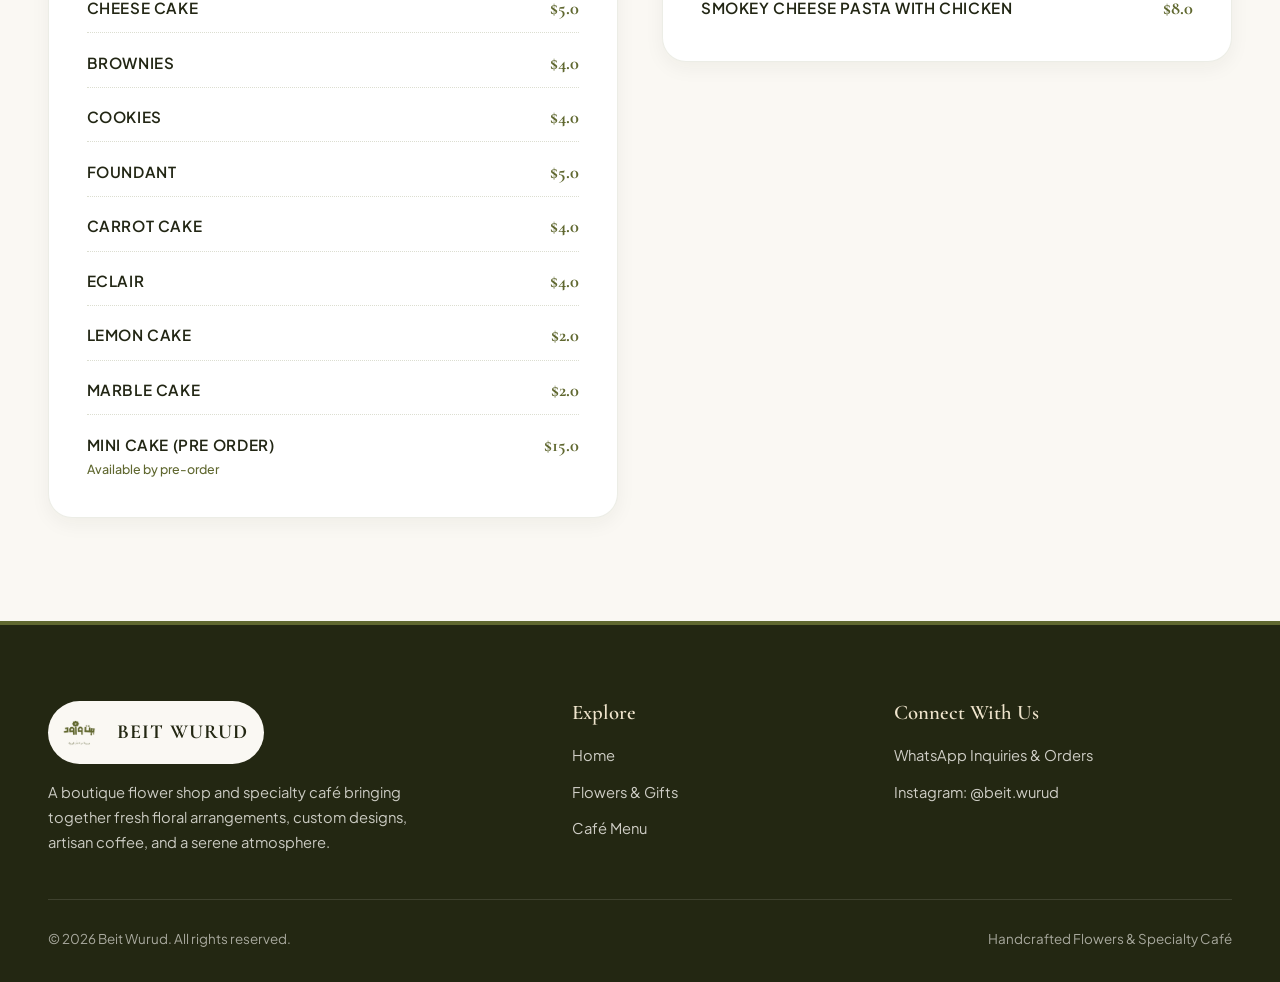
<file: menu.html>
<!DOCTYPE html>
<html lang="en">
<head>
  <meta charset="UTF-8" />
  <meta name="viewport" content="width=device-width, initial-scale=1.0" />
  <title>Café Menu | Beit Wurud</title>
  <meta name="description" content="Explore the official Beit Wurud Café Menu featuring specialty Hot &amp; Cold Coffee, Frappes, Smoothies, Iced Tea, freshly baked Desserts, and Savory Sandwiches." />
  <link href="https://fonts.googleapis.com/css2?family=Cormorant+Garamond:ital,wght@0,500;0,600;0,700;1,400;1,600&amp;family=Plus+Jakarta+Sans:wght@400;500;600;700&amp;display=swap" rel="stylesheet" media="print" onload="this.media='all'" />
  <link rel="stylesheet" href="css/style.css" />
</head>
<body class="page-transition-wrapper">

  <!-- ======================= NAVIGATION BAR ======================= -->
  <header class="site-header">
    <div class="container nav-container">
      <a href="index.html" class="nav-brand" aria-label="Beit Wurud Home">
        <img src="assets/images/logo-beit-wurud.jpg" alt="Beit Wurud Original Logo" class="nav-logo-img" width="58" height="58" />
        <div class="nav-brand-text">
          <span class="nav-brand-name">BEIT WURUD</span>
          <span class="nav-brand-sub">Flowers &amp; Café</span>
        </div>
      </a>

      <nav aria-label="Primary Navigation">
        <ul class="nav-links" id="primary-nav-links">
          <li><a href="index.html" class="nav-link">Home</a></li>
          <li><a href="flowers.html" class="nav-link">Flowers &amp; Gifts</a></li>
          <li><a href="menu.html" class="nav-link active" aria-current="page">Café Menu</a></li>
        </ul>
      </nav>

      <div class="nav-actions">
        <button type="button" class="cart-toggle-btn" data-open-cart aria-label="Open shopping cart">
          <svg viewBox="0 0 24 24" fill="none" stroke="currentColor" stroke-width="2" stroke-linecap="round" stroke-linejoin="round" aria-hidden="true">
            <path d="M6 2L3 6v14a2 2 0 0 0 2 2h14a2 2 0 0 0 2-2V6l-3-4z"></path>
            <line x1="3" y1="6" x2="21" y2="6"></line>
            <path d="M16 10a4 4 0 0 1-8 0"></path>
          </svg>
          <span class="cart-count-badge" data-cart-count>0</span>
        </button>

        <a href="#whatsapp" class="btn btn-whatsapp nav-whatsapp-btn" data-general-whatsapp aria-label="Contact Beit Wurud on WhatsApp">
          <svg viewBox="0 0 24 24" fill="none" stroke="currentColor" stroke-width="2" stroke-linecap="round" stroke-linejoin="round" aria-hidden="true">
            <path d="M21 11.5a8.38 8.38 0 0 1-.9 3.8 8.5 8.5 0 0 1-7.6 4.7 8.38 8.38 0 0 1-3.8-.9L3 21l1.9-5.7a8.38 8.38 0 0 1-.9-3.8 8.5 8.5 0 0 1 4.7-7.6 8.38 8.38 0 0 1 3.8-.9h.5a8.48 8.48 0 0 1 8 8v.5z"></path>
          </svg>
          <span>WhatsApp</span>
        </a>

        <button type="button" class="menu-toggle-btn" id="mobile-menu-toggle" aria-expanded="false" aria-controls="primary-nav-links" aria-label="Toggle navigation menu">
          <div class="hamburger-lines" aria-hidden="true">
            <span></span>
            <span></span>
            <span></span>
          </div>
        </button>
      </div>
    </div>
  </header>

  <main>
    <!-- ======================= PAGE HEADER ======================= -->
    <section class="page-hero-banner" aria-labelledby="menu-page-heading">
      <div class="container">
        <span class="section-eyebrow">Specialty Coffee &amp; Kitchen</span>
        <h1 class="page-hero-title" id="menu-page-heading">Café Menu</h1>
        <p class="page-hero-desc">
          Enjoy handcrafted espresso drinks, signature lattes, refreshing smoothies, artisanal pastries, and savory sandwiches in our flower-filled space.
        </p>
      </div>
    </section>

    <!-- ======================= CATEGORY FILTER PILLS ======================= -->
    <div class="menu-filter-bar" role="navigation" aria-label="Menu Categories">
      <div class="container">
        <div class="menu-pills">
          <button type="button" class="menu-pill active" data-menu-filter="all">All Categories</button>
          <button type="button" class="menu-pill" data-menu-filter="hot">Hot</button>
          <button type="button" class="menu-pill" data-menu-filter="cold">Cold</button>
          <button type="button" class="menu-pill" data-menu-filter="frappe">Frappe</button>
          <button type="button" class="menu-pill" data-menu-filter="smoothies">Smoothies</button>
          <button type="button" class="menu-pill" data-menu-filter="iced-tea">Iced Tea</button>
          <button type="button" class="menu-pill" data-menu-filter="desserts">Desserts</button>
          <button type="button" class="menu-pill" data-menu-filter="sandwiches">Sandwiches</button>
        </div>
      </div>
    </div>

    <!-- ======================= CAFÉ MENU SECTIONS ======================= -->
    <section class="section-padding" style="padding-top: 0.5rem;" aria-label="Beit Wurud Menu Items">
      <div class="container">
        <div class="menu-layout-grid">

          <!-- 1. HOT -->
          <article class="menu-category-card reveal-on-scroll" data-menu-category="hot">
            <header class="menu-category-header">
              <h2 class="menu-category-title">Hot</h2>
            </header>
            <ul class="menu-items-list">
              <li class="menu-row">
                <div class="menu-item-info"><span class="menu-item-name">Espresso</span></div>
                <span class="menu-item-price">$3.3</span>
              </li>
              <li class="menu-row">
                <div class="menu-item-info"><span class="menu-item-name">Double Espresso</span></div>
                <span class="menu-item-price">$4.4</span>
              </li>
              <li class="menu-row">
                <div class="menu-item-info"><span class="menu-item-name">Cappuccino</span></div>
                <span class="menu-item-price">$5.0</span>
              </li>
              <li class="menu-row">
                <div class="menu-item-info"><span class="menu-item-name">Latte</span></div>
                <span class="menu-item-price">$5.0</span>
              </li>
              <li class="menu-row">
                <div class="menu-item-info"><span class="menu-item-name">Flat White</span></div>
                <span class="menu-item-price">$4.4</span>
              </li>
              <li class="menu-row">
                <div class="menu-item-info"><span class="menu-item-name">Cortado</span></div>
                <span class="menu-item-price">$4.4</span>
              </li>
              <li class="menu-row">
                <div class="menu-item-info"><span class="menu-item-name">Spanish Latte</span></div>
                <span class="menu-item-price">$5.5</span>
              </li>
              <li class="menu-row">
                <div class="menu-item-info"><span class="menu-item-name">Raff</span></div>
                <span class="menu-item-price">$6.0</span>
              </li>
              <li class="menu-row">
                <div class="menu-item-info"><span class="menu-item-name">Halawa Latte</span></div>
                <span class="menu-item-price">$5.5</span>
              </li>
              <li class="menu-row">
                <div class="menu-item-info"><span class="menu-item-name">Beit Wurud Latte</span></div>
                <span class="menu-item-price">$5.5</span>
              </li>
              <li class="menu-row">
                <div class="menu-item-info"><span class="menu-item-name">Flavored Latte</span></div>
                <span class="menu-item-price">$5.5</span>
              </li>
              <li class="menu-row">
                <div class="menu-item-info"><span class="menu-item-name">V60</span></div>
                <span class="menu-item-price">$5.5</span>
              </li>
              <li class="menu-row">
                <div class="menu-item-info"><span class="menu-item-name">French Press</span></div>
                <span class="menu-item-price">$5.5</span>
              </li>
              <li class="menu-row">
                <div class="menu-item-info"><span class="menu-item-name">Americano</span></div>
                <span class="menu-item-price">$4.0</span>
              </li>
            </ul>
          </article>

          <!-- 2. COLD -->
          <article class="menu-category-card reveal-on-scroll" data-menu-category="cold">
            <header class="menu-category-header">
              <h2 class="menu-category-title">Cold</h2>
            </header>
            <ul class="menu-items-list">
              <li class="menu-row">
                <div class="menu-item-info"><span class="menu-item-name">Cold Brew</span></div>
                <span class="menu-item-price">$5.0</span>
              </li>
              <li class="menu-row">
                <div class="menu-item-info"><span class="menu-item-name">Matcha</span></div>
                <span class="menu-item-price">$4.4</span>
              </li>
              <li class="menu-row">
                <div class="menu-item-info"><span class="menu-item-name">Iced Beit Wurud</span></div>
                <span class="menu-item-price">$5.5</span>
              </li>
              <li class="menu-row">
                <div class="menu-item-info"><span class="menu-item-name">Iced Latte</span></div>
                <span class="menu-item-price">$5.0</span>
              </li>
              <li class="menu-row">
                <div class="menu-item-info"><span class="menu-item-name">Spanish Home Made</span></div>
                <span class="menu-item-price">$5.5</span>
              </li>
              <li class="menu-row">
                <div class="menu-item-info"><span class="menu-item-name">Mazagran</span></div>
                <span class="menu-item-price">$5.0</span>
              </li>
              <li class="menu-row">
                <div class="menu-item-info"><span class="menu-item-name">Flavored Iced Latte</span></div>
                <span class="menu-item-price">$5.5</span>
              </li>
              <li class="menu-row">
                <div class="menu-item-info"><span class="menu-item-name">Banoffee Caramel</span></div>
                <span class="menu-item-price">$5.5</span>
              </li>
              <li class="menu-row">
                <div class="menu-item-info"><span class="menu-item-name">Iced Shaken Mocca</span></div>
                <span class="menu-item-price">$5.5</span>
              </li>
              <li class="menu-row">
                <div class="menu-item-info"><span class="menu-item-name">Crème Brulée</span></div>
                <span class="menu-item-price">$5.5</span>
              </li>
            </ul>
          </article>

          <!-- 3. FRAPPE -->
          <article class="menu-category-card reveal-on-scroll" data-menu-category="frappe">
            <header class="menu-category-header">
              <h2 class="menu-category-title">Frappe</h2>
            </header>
            <ul class="menu-items-list">
              <li class="menu-row">
                <div class="menu-item-info"><span class="menu-item-name">White Mocca Frappe</span></div>
                <span class="menu-item-price">$5.5</span>
              </li>
              <li class="menu-row">
                <div class="menu-item-info"><span class="menu-item-name">Spanish Frappe</span></div>
                <span class="menu-item-price">$5.5</span>
              </li>
              <li class="menu-row">
                <div class="menu-item-info"><span class="menu-item-name">Banoffee Frappe</span></div>
                <span class="menu-item-price">$5.5</span>
              </li>
              <li class="menu-row">
                <div class="menu-item-info"><span class="menu-item-name">Beit Wurud Frappe</span></div>
                <span class="menu-item-price">$5.5</span>
              </li>
              <li class="menu-row">
                <div class="menu-item-info"><span class="menu-item-name">Salted Caramel Frappe</span></div>
                <span class="menu-item-price">$5.5</span>
              </li>
              <li class="menu-row">
                <div class="menu-item-info"><span class="menu-item-name">Caramel Frappe</span></div>
                <span class="menu-item-price">$5.5</span>
              </li>
            </ul>
          </article>

          <!-- 4. SMOOTHIES & 5. ICED TEA -->
          <div style="display: flex; flex-direction: column; gap: clamp(1.75rem, 3.5vw, 3rem);">
            <article class="menu-category-card reveal-on-scroll" data-menu-category="smoothies">
              <header class="menu-category-header">
                <h2 class="menu-category-title">Smoothies</h2>
              </header>
              <ul class="menu-items-list">
                <li class="menu-row">
                  <div class="menu-item-info"><span class="menu-item-name">Mango Smoothie</span></div>
                  <span class="menu-item-price">$5.5</span>
                </li>
                <li class="menu-row">
                  <div class="menu-item-info"><span class="menu-item-name">Strawberry Smoothie</span></div>
                  <span class="menu-item-price">$5.5</span>
                </li>
                <li class="menu-row">
                  <div class="menu-item-info"><span class="menu-item-name">Passion Smoothie</span></div>
                  <span class="menu-item-price">$5.5</span>
                </li>
                <li class="menu-row">
                  <div class="menu-item-info"><span class="menu-item-name">Apple Smoothie</span></div>
                  <span class="menu-item-price">$5.5</span>
                </li>
                <li class="menu-row">
                  <div class="menu-item-info"><span class="menu-item-name">Peach Smoothie</span></div>
                  <span class="menu-item-price">$5.5</span>
                </li>
              </ul>
            </article>

            <article class="menu-category-card reveal-on-scroll" data-menu-category="iced-tea">
              <header class="menu-category-header">
                <h2 class="menu-category-title">Iced Tea</h2>
              </header>
              <ul class="menu-items-list">
                <li class="menu-row">
                  <div class="menu-item-info"><span class="menu-item-name">Mango Rose Ice Tea</span></div>
                  <span class="menu-item-price">$4.0</span>
                </li>
              </ul>
            </article>
          </div>
        </div>

        <!-- ======================= C. COFFEE DESIGN IMAGE FEATURE ======================= -->
        <div class="coffee-design-feature reveal-on-scroll">
          <figure class="coffee-design-frame">
            <img
              src="assets/images/coffee-design.jpg"
              alt="Beit Wurud framed coffee artwork showing two hands holding coffee cups with Arabic calligraphy"
              class="coffee-design-img"
              width="960"
              height="1280"
              loading="lazy"
            />
          </figure>
          <div class="coffee-design-text-box">
            <span class="section-eyebrow">Shared Moments</span>
            <h2 class="section-title">Crafted to Be Enjoyed Together</h2>
            <p>
              Whether you are catching up with a close friend over two warm cups of coffee or treating yourself to a quiet afternoon surrounded by fresh flowers, Beit Wurud is designed to make every visit feel personal and unhurried.
            </p>
            <a href="flowers.html" class="btn btn-outline">
              <span>Pair Your Coffee with Fresh Flowers</span>
            </a>
          </div>
        </div>

        <!-- ======================= DESSERTS & SANDWICHES ======================= -->
        <div class="menu-layout-grid">
          <!-- 6. DESSERTS -->
          <article class="menu-category-card reveal-on-scroll" data-menu-category="desserts">
            <header class="menu-category-header">
              <h2 class="menu-category-title">Desserts</h2>
            </header>
            <ul class="menu-items-list">
              <li class="menu-row">
                <div class="menu-item-info"><span class="menu-item-name">Croissant Chocolate</span></div>
                <span class="menu-item-price">$3.5</span>
              </li>
              <li class="menu-row">
                <div class="menu-item-info"><span class="menu-item-name">Croissant Cheese</span></div>
                <span class="menu-item-price">$3.5</span>
              </li>
              <li class="menu-row">
                <div class="menu-item-info"><span class="menu-item-name">Cinnamon Rolls</span></div>
                <span class="menu-item-price">$5.0</span>
              </li>
              <li class="menu-row">
                <div class="menu-item-info"><span class="menu-item-name">Profiteroles</span></div>
                <span class="menu-item-price">$4.0</span>
              </li>
              <li class="menu-row">
                <div class="menu-item-info"><span class="menu-item-name">Cheese Cake</span></div>
                <span class="menu-item-price">$5.0</span>
              </li>
              <li class="menu-row">
                <div class="menu-item-info"><span class="menu-item-name">Brownies</span></div>
                <span class="menu-item-price">$4.0</span>
              </li>
              <li class="menu-row">
                <div class="menu-item-info"><span class="menu-item-name">Cookies</span></div>
                <span class="menu-item-price">$4.0</span>
              </li>
              <li class="menu-row">
                <div class="menu-item-info"><span class="menu-item-name">Foundant</span></div>
                <span class="menu-item-price">$5.0</span>
              </li>
              <li class="menu-row">
                <div class="menu-item-info"><span class="menu-item-name">Carrot Cake</span></div>
                <span class="menu-item-price">$4.0</span>
              </li>
              <li class="menu-row">
                <div class="menu-item-info"><span class="menu-item-name">Eclair</span></div>
                <span class="menu-item-price">$4.0</span>
              </li>
              <li class="menu-row">
                <div class="menu-item-info"><span class="menu-item-name">Lemon Cake</span></div>
                <span class="menu-item-price">$2.0</span>
              </li>
              <li class="menu-row">
                <div class="menu-item-info"><span class="menu-item-name">Marble Cake</span></div>
                <span class="menu-item-price">$2.0</span>
              </li>
              <li class="menu-row">
                <div class="menu-item-info">
                  <span class="menu-item-name">Mini Cake (Pre Order)</span>
                  <span class="menu-item-note">Available by pre-order</span>
                </div>
                <span class="menu-item-price">$15.0</span>
              </li>
            </ul>
          </article>

          <!-- 7. SANDWICHES -->
          <article class="menu-category-card reveal-on-scroll" data-menu-category="sandwiches">
            <header class="menu-category-header">
              <h2 class="menu-category-title">Sandwiches</h2>
            </header>
            <ul class="menu-items-list">
              <li class="menu-row">
                <div class="menu-item-info"><span class="menu-item-name">Halloumi Pesto</span></div>
                <span class="menu-item-price">$5.0</span>
              </li>
              <li class="menu-row">
                <div class="menu-item-info"><span class="menu-item-name">Turkey and Cheese</span></div>
                <span class="menu-item-price">$5.0</span>
              </li>
              <li class="menu-row">
                <div class="menu-item-info"><span class="menu-item-name">Chicken Junkless</span></div>
                <span class="menu-item-price">$6.0</span>
              </li>
              <li class="menu-row">
                <div class="menu-item-info"><span class="menu-item-name">Chicken Caesar Salad</span></div>
                <span class="menu-item-price">$7.0</span>
              </li>
              <li class="menu-row">
                <div class="menu-item-info"><span class="menu-item-name">Smokey Cheese Pasta with Chicken</span></div>
                <span class="menu-item-price">$8.0</span>
              </li>
            </ul>
          </article>
        </div>
      </div>
    </section>
  </main>

  <!-- ======================= SLIDE-OUT SHOPPING CART ======================= -->
  <div class="cart-backdrop" id="cart-backdrop" aria-hidden="true"></div>
  <aside class="cart-drawer" id="cart-drawer" aria-hidden="true" aria-label="Shopping Cart">
    <div class="cart-drawer-header">
      <h2 class="cart-drawer-title">
        <span>Your Flower Cart</span>
      </h2>
      <button type="button" class="cart-close-btn" data-close-cart aria-label="Close cart">&times;</button>
    </div>

    <div class="cart-drawer-body" id="cart-items-container"></div>

    <div class="cart-drawer-footer">
      <div class="cart-summary-row">
        <span>Selected Items</span>
        <strong id="cart-summary-items">0 items</strong>
      </div>
      <div class="cart-summary-total">
        <span>Estimated Total</span>
        <span id="cart-summary-total">Confirmed via WhatsApp</span>
      </div>
      <div class="cart-footer-actions">
        <button type="button" class="btn btn-whatsapp" id="cart-whatsapp-checkout">
          <svg viewBox="0 0 24 24" fill="none" stroke="currentColor" stroke-width="2" stroke-linecap="round" stroke-linejoin="round" aria-hidden="true">
            <path d="M21 11.5a8.38 8.38 0 0 1-.9 3.8 8.5 8.5 0 0 1-7.6 4.7 8.38 8.38 0 0 1-3.8-.9L3 21l1.9-5.7a8.38 8.38 0 0 1-.9-3.8 8.5 8.5 0 0 1 4.7-7.6 8.38 8.38 0 0 1 3.8-.9h.5a8.48 8.48 0 0 1 8 8v.5z"></path>
          </svg>
          <span>Order via WhatsApp</span>
        </button>
        <button type="button" class="btn btn-outline" data-close-cart>
          <span>Continue Shopping</span>
        </button>
      </div>
    </div>
  </aside>

  <!-- ======================= FOOTER ======================= -->
  <footer class="site-footer">
    <div class="container">
      <div class="footer-grid">
        <div class="footer-brand-box">
          <a href="index.html" class="footer-logo-wrap" aria-label="Beit Wurud Home">
            <img src="assets/images/logo-beit-wurud.jpg" alt="Beit Wurud Original Logo" class="footer-logo-img" width="48" height="48" />
            <span class="footer-logo-name">BEIT WURUD</span>
          </a>
          <p class="footer-desc">
            A boutique flower shop and specialty café bringing together fresh floral arrangements, custom designs, artisan coffee, and a serene atmosphere.
          </p>
        </div>

        <div>
          <h3 class="footer-heading">Explore</h3>
          <ul class="footer-links">
            <li><a href="index.html">Home</a></li>
            <li><a href="flowers.html">Flowers &amp; Gifts</a></li>
            <li><a href="menu.html">Café Menu</a></li>
          </ul>
        </div>

        <div>
          <h3 class="footer-heading">Connect With Us</h3>
          <ul class="footer-links">
            <li>
              <a href="#whatsapp" data-general-whatsapp>
                <span>WhatsApp Inquiries &amp; Orders</span>
              </a>
            </li>
            <li>
              <a href="https://www.instagram.com/beit.wurud" target="_blank" rel="noopener noreferrer">
                <span>Instagram: @beit.wurud</span>
              </a>
            </li>
          </ul>
        </div>
      </div>

      <div class="footer-bottom">
        <p>&copy; <span id="current-year">2026</span> Beit Wurud. All rights reserved.</p>
        <p>Handcrafted Flowers &amp; Specialty Café</p>
      </div>
    </div>
  </footer>

  <script src="js/products.js"></script>
  <script src="js/cart.js"></script>
  <script src="js/main.js"></script>
</body>
</html>
</file>
<file: css/style.css>
/* ==========================================================================
   BEIT WURUD — Custom Boutique & Café Stylesheet
   Brand Palette derived from Original Beit Wurud Logo (#606830) & Storefront
   ========================================================================== */

:root {
  /* Primary Brand Colors (Extracted from logo-beit-wurud.jpg) */
  --color-olive: #606830;
  --color-olive-dark: #464D21;
  --color-olive-deep: #232712;
  --color-olive-muted: #7A8248;

  /* Secondary Brand Colors (Extracted from storefront & menu card) */
  --color-sage: #8B9D90;
  --color-sage-dark: #5F7365;
  --color-sage-tint: #EDF2EE;
  --color-sage-border: #D5E0D7;

  /* Warm Neutral & Café Surfaces */
  --color-cream: #FAF8F3;
  --color-cream-alt: #F2EDE2;
  --color-cream-card: #FFFFFF;
  --color-sand: #E6DEC8;

  /* Subtle Complementary Accents (Chandelier Gold & Terracotta Pots) */
  --color-gold: #C4A05A;
  --color-gold-light: #EFE4CC;
  --color-terracotta: #A85844;

  /* Text Hierarchy (WCAG AAA/AA Compliant) */
  --text-primary: #222614;
  --text-secondary: #4E5438;
  --text-muted: #6E7458;
  --text-light: #FAF8F3;

  /* Typography */
  --font-serif: 'Cormorant Garamond', 'Playfair Display', Georgia, 'Times New Roman', serif;
  --font-sans: 'Plus Jakarta Sans', 'Inter', -apple-system, BlinkMacSystemFont, 'Segoe UI', Roboto, sans-serif;

  /* Layout & Spacing */
  --container-max: 1280px;
  --nav-height: 84px;
  --radius-sm: 8px;
  --radius-md: 16px;
  --radius-lg: 24px;
  --radius-arch: 180px 180px 20px 20px;

  /* Shadows & Transitions */
  --shadow-soft: 0 10px 30px rgba(35, 39, 18, 0.06);
  --shadow-elevated: 0 18px 42px rgba(35, 39, 18, 0.12);
  --shadow-card: 0 6px 20px rgba(35, 39, 18, 0.05);
  --transition-fast: 0.25s cubic-bezier(0.22, 1, 0.36, 1);
  --transition-smooth: 0.5s cubic-bezier(0.22, 1, 0.36, 1);
}

/* ==========================================================================
   1. RESET & BASE STYLES
   ========================================================================== */
*,
*::before,
*::after {
  box-sizing: border-box;
  margin: 0;
  padding: 0;
}

html {
  scroll-behavior: smooth;
  font-size: 16px;
  -webkit-text-size-adjust: 100%;
  overflow-x: hidden;
}

body {
  font-family: var(--font-sans);
  background-color: var(--color-cream);
  color: var(--text-primary);
  line-height: 1.65;
  overflow-x: hidden;
  min-height: 100vh;
  display: flex;
  flex-direction: column;
  -webkit-font-smoothing: antialiased;
}

main {
  flex: 1;
}

img {
  max-width: 100%;
  height: auto;
  display: block;
}

a {
  color: inherit;
  text-decoration: none;
  transition: color var(--transition-fast);
}

button,
input {
  font-family: inherit;
  font-size: inherit;
}

ul {
  list-style: none;
}

/* Keyboard Accessibility Focus Ring */
:focus-visible {
  outline: 2px solid var(--color-olive);
  outline-offset: 3px;
}

.container {
  width: 100%;
  max-width: var(--container-max);
  margin: 0 auto;
  padding: 0 clamp(1.1rem, 4vw, 3rem);
}

.sr-only {
  position: absolute;
  width: 1px;
  height: 1px;
  padding: 0;
  margin: -1px;
  overflow: hidden;
  clip: rect(0, 0, 0, 0);
  white-space: nowrap;
  border: 0;
}

/* ==========================================================================
   2. TYPOGRAPHY & SECTION HEADERS
   ========================================================================== */
h1, h2, h3, h4, .serif-text {
  font-family: var(--font-serif);
  font-weight: 600;
  line-height: 1.18;
  color: var(--color-olive-deep);
}

.section-padding {
  padding: clamp(4rem, 8vw, 7rem) 0;
}

.section-header {
  text-align: center;
  max-width: 680px;
  margin: 0 auto clamp(2.5rem, 5vw, 4rem);
}

.section-eyebrow {
  display: inline-flex;
  align-items: center;
  gap: 0.6rem;
  font-size: 0.78rem;
  font-weight: 600;
  text-transform: uppercase;
  letter-spacing: 0.18em;
  color: var(--color-olive);
  margin-bottom: 0.75rem;
}

.section-eyebrow::before,
.section-eyebrow::after {
  content: "";
  width: 24px;
  height: 1px;
  background-color: var(--color-gold);
}

.section-title {
  font-size: clamp(2rem, 4vw, 3.1rem);
  letter-spacing: -0.01em;
  margin-bottom: 0.9rem;
}

.section-subtitle {
  font-size: clamp(0.98rem, 1.4vw, 1.1rem);
  color: var(--text-secondary);
  line-height: 1.7;
}

.approved-phrase {
  font-family: var(--font-serif);
  font-style: italic;
  font-weight: 500;
  font-size: clamp(1.35rem, 2.5vw, 2rem);
  color: var(--color-olive);
  letter-spacing: 0.01em;
}

/* ==========================================================================
   3. BUTTONS
   ========================================================================== */
.btn {
  display: inline-flex;
  align-items: center;
  justify-content: center;
  gap: 0.6rem;
  padding: 0.9rem 1.85rem;
  border-radius: 999px;
  font-weight: 600;
  font-size: 0.92rem;
  letter-spacing: 0.04em;
  cursor: pointer;
  border: 1.5px solid transparent;
  transition: transform 0.25s ease, background-color 0.25s ease, color 0.25s ease, border-color 0.25s ease, box-shadow 0.25s ease;
  text-align: center;
  white-space: nowrap;
}

.btn:hover {
  transform: translateY(-2px);
}

.btn:active {
  transform: translateY(0);
}

.btn-primary {
  background-color: var(--color-olive);
  color: #FFFFFF;
  box-shadow: 0 8px 20px rgba(96, 104, 48, 0.24);
}

.btn-primary:hover {
  background-color: var(--color-olive-dark);
  box-shadow: 0 12px 26px rgba(96, 104, 48, 0.34);
}

.btn-secondary {
  background-color: rgba(250, 248, 243, 0.14);
  color: #FFFFFF;
  border-color: rgba(250, 248, 243, 0.65);
  backdrop-filter: blur(6px);
}

.btn-secondary:hover {
  background-color: #FFFFFF;
  color: var(--color-olive-deep);
  border-color: #FFFFFF;
}

.btn-outline {
  background-color: transparent;
  color: var(--color-olive);
  border-color: var(--color-olive);
}

.btn-outline:hover {
  background-color: var(--color-olive);
  color: #FFFFFF;
}

.btn-whatsapp {
  background-color: var(--color-olive);
  color: #FFFFFF;
  box-shadow: 0 8px 22px rgba(96, 104, 48, 0.25);
}

.btn-whatsapp:hover {
  background-color: var(--color-olive-dark);
  box-shadow: 0 12px 28px rgba(96, 104, 48, 0.35);
}

.btn svg {
  width: 18px;
  height: 18px;
  flex-shrink: 0;
}

/* ==========================================================================
   4. NAVIGATION BAR
   ========================================================================== */
.site-header {
  position: sticky;
  top: 0;
  z-index: 1000;
  height: var(--nav-height);
  background-color: rgba(250, 248, 243, 0.92);
  backdrop-filter: blur(12px);
  -webkit-backdrop-filter: blur(12px);
  border-bottom: 1px solid rgba(96, 104, 48, 0.1);
  transition: background-color 0.3s ease, box-shadow 0.3s ease, height 0.3s ease;
}

.site-header.scrolled {
  background-color: rgba(250, 248, 243, 0.98);
  box-shadow: 0 6px 24px rgba(35, 39, 18, 0.07);
}

.nav-container {
  height: 100%;
  display: flex;
  align-items: center;
  justify-content: space-between;
  gap: 1.25rem;
}

.nav-brand {
  display: inline-flex;
  align-items: center;
  gap: 0.75rem;
  flex-shrink: 0;
}

.nav-logo-img {
  width: 58px;
  height: 58px;
  object-fit: contain;
  border-radius: 50%;
  mix-blend-mode: multiply;
  transition: transform var(--transition-fast);
}

.nav-brand:hover .nav-logo-img {
  transform: scale(1.04);
}

.nav-brand-text {
  display: flex;
  flex-direction: column;
}

.nav-brand-name {
  font-family: var(--font-serif);
  font-size: 1.35rem;
  font-weight: 700;
  letter-spacing: 0.06em;
  color: var(--color-olive-deep);
  line-height: 1.1;
}

.nav-brand-sub {
  font-size: 0.7rem;
  text-transform: uppercase;
  letter-spacing: 0.14em;
  color: var(--color-olive);
  font-weight: 500;
}

.nav-links {
  display: flex;
  align-items: center;
  gap: clamp(1.25rem, 2.5vw, 2.5rem);
}

.nav-link {
  position: relative;
  font-size: 0.94rem;
  font-weight: 500;
  color: var(--text-secondary);
  padding: 0.35rem 0;
  transition: color var(--transition-fast);
}

.nav-link::after {
  content: "";
  position: absolute;
  left: 0;
  bottom: -2px;
  width: 100%;
  height: 2px;
  background-color: var(--color-olive);
  transform: scaleX(0);
  transform-origin: right;
  transition: transform 0.3s cubic-bezier(0.22, 1, 0.36, 1);
}

.nav-link:hover,
.nav-link.active {
  color: var(--color-olive-deep);
  font-weight: 600;
}

.nav-link:hover::after,
.nav-link.active::after {
  transform: scaleX(1);
  transform-origin: left;
}

.nav-actions {
  display: flex;
  align-items: center;
  gap: 0.75rem;
}

.cart-toggle-btn {
  position: relative;
  display: inline-flex;
  align-items: center;
  justify-content: center;
  width: 44px;
  height: 44px;
  border-radius: 50%;
  background-color: var(--color-sage-tint);
  border: 1px solid var(--color-sage-border);
  color: var(--color-olive-deep);
  cursor: pointer;
  transition: background-color var(--transition-fast), transform var(--transition-fast);
}

.cart-toggle-btn:hover {
  background-color: var(--color-olive);
  color: #FFFFFF;
  border-color: var(--color-olive);
  transform: translateY(-1px);
}

.cart-toggle-btn svg {
  width: 20px;
  height: 20px;
}

.cart-count-badge {
  position: absolute;
  top: -4px;
  right: -4px;
  min-width: 20px;
  height: 20px;
  padding: 0 5px;
  border-radius: 999px;
  background-color: var(--color-olive);
  color: #FFFFFF;
  font-size: 0.72rem;
  font-weight: 700;
  display: flex;
  align-items: center;
  justify-content: center;
  border: 2px solid var(--color-cream);
  transition: transform 0.25s ease, background-color 0.25s ease;
}

.cart-toggle-btn:hover .cart-count-badge {
  background-color: var(--color-gold);
  color: var(--color-olive-deep);
}

.nav-whatsapp-btn {
  padding: 0.6rem 1.15rem;
  font-size: 0.84rem;
}

/* Hamburger Button */
.menu-toggle-btn {
  display: none;
  width: 44px;
  height: 44px;
  border-radius: 50%;
  border: 1px solid var(--color-sage-border);
  background-color: transparent;
  color: var(--color-olive-deep);
  align-items: center;
  justify-content: center;
  cursor: pointer;
  transition: background-color var(--transition-fast);
}

.menu-toggle-btn:hover {
  background-color: var(--color-sage-tint);
}

.hamburger-lines {
  width: 20px;
  height: 14px;
  position: relative;
  display: flex;
  flex-direction: column;
  justify-content: space-between;
}

.hamburger-lines span {
  display: block;
  height: 2px;
  width: 100%;
  background-color: currentColor;
  border-radius: 2px;
  transition: transform 0.3s ease, opacity 0.3s ease;
}

.menu-toggle-btn[aria-expanded="true"] .hamburger-lines span:nth-child(1) {
  transform: translateY(6px) rotate(45deg);
}

.menu-toggle-btn[aria-expanded="true"] .hamburger-lines span:nth-child(2) {
  opacity: 0;
}

.menu-toggle-btn[aria-expanded="true"] .hamburger-lines span:nth-child(3) {
  transform: translateY(-6px) rotate(-45deg);
}

/* ==========================================================================
   5. HOMEPAGE ENTRANCE ANIMATION SEQUENCE
   ========================================================================== */
@keyframes pageFadeIn {
  from { opacity: 0; }
  to { opacity: 1; }
}

@keyframes fadeUpSmooth {
  from {
    opacity: 0;
    transform: translateY(22px);
  }
  to {
    opacity: 1;
    transform: translateY(0);
  }
}

@keyframes subtleScaleIn {
  from {
    opacity: 0;
    transform: scale(0.96);
  }
  to {
    opacity: 1;
    transform: scale(1);
  }
}

.page-transition-wrapper {
  animation: pageFadeIn 0.65s ease forwards;
}

/* Sequenced Entrance on Homepage */
.entrance-logo {
  opacity: 0;
  animation: fadeUpSmooth 0.65s cubic-bezier(0.22, 1, 0.36, 1) 0.1s forwards;
}

.entrance-heading {
  opacity: 0;
  animation: fadeUpSmooth 0.75s cubic-bezier(0.22, 1, 0.36, 1) 0.25s forwards;
}

.entrance-tagline {
  opacity: 0;
  animation: fadeUpSmooth 0.75s cubic-bezier(0.22, 1, 0.36, 1) 0.42s forwards;
}

.entrance-buttons {
  opacity: 0;
  animation: fadeUpSmooth 0.65s cubic-bezier(0.22, 1, 0.36, 1) 0.58s forwards;
}

.entrance-hero-photo {
  opacity: 0;
  animation: subtleScaleIn 0.8s cubic-bezier(0.22, 1, 0.36, 1) 0.2s forwards;
}

/* Scroll Reveal Classes (Intersection Observer) */
.reveal-on-scroll {
  opacity: 0;
  transform: translateY(24px);
  transition: opacity 0.65s cubic-bezier(0.22, 1, 0.36, 1), transform 0.65s cubic-bezier(0.22, 1, 0.36, 1);
}

.reveal-on-scroll.is-visible {
  opacity: 1;
  transform: translateY(0);
}

/* ==========================================================================
   6. HOMEPAGE — HERO SECTION
   ========================================================================== */
.hero-section {
  position: relative;
  min-height: calc(100vh - var(--nav-height));
  display: flex;
  align-items: center;
  padding: clamp(2.5rem, 5vw, 4.5rem) 0;
  overflow: hidden;
  background-color: var(--color-olive-deep);
  color: var(--text-light);
}

/* Subtle ambient background using the shop exterior photo blurred behind dark olive overlay */
.hero-ambient-bg {
  position: absolute;
  inset: 0;
  background-image: url('../assets/images/outdoor-design.jpeg');
  background-size: cover;
  background-position: center;
  filter: blur(22px) brightness(0.42) saturate(0.9);
  transform: scale(1.08);
  z-index: 0;
}

.hero-overlay {
  position: absolute;
  inset: 0;
  background: linear-gradient(
    125deg,
    rgba(35, 39, 18, 0.88) 0%,
    rgba(62, 74, 43, 0.76) 52%,
    rgba(35, 39, 18, 0.84) 100%
  );
  z-index: 1;
}

.hero-grid {
  position: relative;
  z-index: 2;
  display: grid;
  grid-template-columns: 1.1fr 0.9fr;
  align-items: center;
  gap: clamp(2rem, 5vw, 4.5rem);
}

.hero-content {
  max-width: 620px;
}

.hero-badge {
  display: inline-flex;
  align-items: center;
  gap: 0.6rem;
  padding: 0.4rem 1rem;
  border-radius: 999px;
  background-color: rgba(250, 248, 243, 0.12);
  border: 1px solid rgba(250, 248, 243, 0.24);
  font-size: 0.78rem;
  text-transform: uppercase;
  letter-spacing: 0.16em;
  color: var(--color-gold-light);
  margin-bottom: 1.4rem;
}

.hero-title {
  font-family: var(--font-serif);
  font-size: clamp(2.8rem, 6vw, 5rem);
  font-weight: 600;
  letter-spacing: 0.08em;
  color: #FFFFFF;
  line-height: 1.05;
  margin-bottom: 1rem;
}

.hero-tagline {
  font-family: var(--font-serif);
  font-style: italic;
  font-weight: 400;
  font-size: clamp(1.5rem, 3vw, 2.35rem);
  color: var(--color-gold-light);
  margin-bottom: 1.35rem;
  line-height: 1.3;
}

.hero-description {
  font-size: clamp(0.98rem, 1.3vw, 1.1rem);
  color: rgba(250, 248, 243, 0.86);
  margin-bottom: 2.2rem;
  max-width: 520px;
  line-height: 1.75;
}

.hero-buttons {
  display: flex;
  flex-wrap: wrap;
  gap: 1rem;
}

/* Prominent Uncropped Shop Exterior Showcase Frame */
.hero-visual-wrap {
  display: flex;
  justify-content: center;
  align-items: center;
}

.hero-photo-frame {
  position: relative;
  width: 100%;
  max-width: 420px;
  border-radius: 220px 220px 24px 24px;
  padding: 10px;
  background: linear-gradient(145deg, rgba(239, 228, 204, 0.35), rgba(139, 157, 144, 0.2));
  box-shadow: 0 24px 60px rgba(0, 0, 0, 0.42);
}

.hero-exterior-img {
  width: 100%;
  aspect-ratio: 718 / 1280;
  max-height: 72vh;
  object-fit: cover;
  object-position: center;
  border-radius: 210px 210px 18px 18px;
  display: block;
}

.hero-photo-caption {
  position: absolute;
  bottom: 24px;
  left: 24px;
  right: 24px;
  padding: 0.75rem 1.1rem;
  border-radius: var(--radius-md);
  background: rgba(35, 39, 18, 0.78);
  backdrop-filter: blur(8px);
  border: 1px solid rgba(239, 228, 204, 0.25);
  color: #FFFFFF;
  display: flex;
  align-items: center;
  justify-content: space-between;
  font-size: 0.82rem;
}

.hero-photo-caption span {
  color: var(--color-gold-light);
  font-family: var(--font-serif);
  font-size: 0.98rem;
  font-style: italic;
}

/* ==========================================================================
   7. HOMEPAGE — FLOWER COLLECTION PREVIEW
   ========================================================================== */
.flower-preview-section {
  background-color: var(--color-cream);
}

.flower-preview-grid {
  display: grid;
  grid-template-columns: repeat(3, 1fr);
  gap: clamp(1.25rem, 2.5vw, 2rem);
  align-items: stretch;
}

.preview-card {
  background-color: var(--color-cream-card);
  border-radius: var(--radius-lg);
  overflow: hidden;
  border: 1px solid rgba(96, 104, 48, 0.1);
  box-shadow: var(--shadow-card);
  display: flex;
  flex-direction: column;
  transition: transform var(--transition-smooth), box-shadow var(--transition-smooth);
}

.preview-card:hover {
  transform: translateY(-6px);
  box-shadow: var(--shadow-elevated);
}

.preview-img-wrap {
  position: relative;
  width: 100%;
  aspect-ratio: 4 / 4.3;
  overflow: hidden;
  background-color: #14160D;
}

.preview-img-wrap.light-bg {
  background-color: var(--color-cream-alt);
}

.preview-img {
  width: 100%;
  height: 100%;
  object-fit: cover;
  object-position: center;
  transition: transform 0.65s cubic-bezier(0.22, 1, 0.36, 1);
}

.preview-card:hover .preview-img {
  transform: scale(1.06);
}

.preview-card-body {
  padding: 1.5rem;
  display: flex;
  flex-direction: column;
  flex: 1;
}

.preview-tag {
  font-size: 0.74rem;
  text-transform: uppercase;
  letter-spacing: 0.14em;
  color: var(--color-olive);
  font-weight: 600;
  margin-bottom: 0.4rem;
}

.preview-title {
  font-size: 1.4rem;
  margin-bottom: 0.5rem;
  color: var(--color-olive-deep);
}

.preview-text {
  font-size: 0.92rem;
  color: var(--text-secondary);
  line-height: 1.6;
}

.section-cta {
  margin-top: clamp(2.25rem, 4vw, 3.25rem);
  text-align: center;
}

/* ==========================================================================
   8. HOMEPAGE — OUR SPACE (INTERIOR GALLERY)
   ========================================================================== */
.interior-gallery-section {
  background-color: var(--color-cream-alt);
  position: relative;
}

.interior-gallery-grid {
  display: grid;
  grid-template-columns: repeat(4, 1fr);
  gap: clamp(1rem, 2vw, 1.5rem);
}

.gallery-item {
  position: relative;
  border-radius: var(--radius-lg);
  overflow: hidden;
  aspect-ratio: 9 / 15;
  background-color: var(--color-olive-deep);
  box-shadow: var(--shadow-soft);
  cursor: pointer;
  border: 1px solid rgba(96, 104, 48, 0.12);
}

/* Subtle editorial stagger on desktop */
@media (min-width: 1024px) {
  .gallery-item:nth-child(even) {
    transform: translateY(18px);
  }
}

.gallery-img {
  width: 100%;
  height: 100%;
  object-fit: cover;
  object-position: center;
  transition: transform 0.65s cubic-bezier(0.22, 1, 0.36, 1);
}

.gallery-item:hover .gallery-img {
  transform: scale(1.06);
}

.gallery-caption-overlay {
  position: absolute;
  inset: 0;
  background: linear-gradient(to top, rgba(28, 32, 14, 0.82) 0%, rgba(28, 32, 14, 0.15) 45%, transparent 100%);
  display: flex;
  flex-direction: column;
  justify-content: flex-end;
  padding: 1.35rem;
  color: #FFFFFF;
  opacity: 0.92;
  transition: opacity var(--transition-fast);
}

.gallery-item:hover .gallery-caption-overlay {
  opacity: 1;
}

.gallery-caption-title {
  font-family: var(--font-serif);
  font-size: 1.25rem;
  color: #FFFFFF;
  margin-bottom: 0.2rem;
}

.gallery-caption-sub {
  font-size: 0.8rem;
  color: rgba(250, 248, 243, 0.82);
  display: flex;
  align-items: center;
  justify-content: space-between;
}

.gallery-zoom-icon {
  width: 30px;
  height: 30px;
  border-radius: 50%;
  background: rgba(250, 248, 243, 0.2);
  backdrop-filter: blur(4px);
  display: inline-flex;
  align-items: center;
  justify-content: center;
}

/* ==========================================================================
   9. HOMEPAGE — COFFEE & FLOWERS EXPERIENCE SECTION
   ========================================================================== */
.coffee-flowers-section {
  background-color: var(--color-cream);
}

.coffee-flowers-card {
  background: linear-gradient(135deg, var(--color-olive-deep) 0%, #33391B 100%);
  border-radius: var(--radius-lg);
  padding: clamp(2rem, 5vw, 4rem);
  color: var(--text-light);
  display: grid;
  grid-template-columns: 1.15fr 0.85fr;
  gap: clamp(2rem, 4vw, 3.5rem);
  align-items: center;
  box-shadow: var(--shadow-elevated);
  overflow: hidden;
  position: relative;
}

.coffee-flowers-content .section-eyebrow {
  color: var(--color-gold-light);
}

.coffee-flowers-content .section-title {
  color: #FFFFFF;
  margin-bottom: 1.1rem;
}

.coffee-flowers-text {
  color: rgba(250, 248, 243, 0.86);
  font-size: 1.02rem;
  margin-bottom: 1.5rem;
  line-height: 1.75;
}

.experience-highlights {
  display: grid;
  grid-template-columns: repeat(2, 1fr);
  gap: 1rem;
  margin-bottom: 2rem;
}

.highlight-item {
  background: rgba(250, 248, 243, 0.07);
  border: 1px solid rgba(250, 248, 243, 0.14);
  border-radius: var(--radius-md);
  padding: 1rem 1.15rem;
}

.highlight-title {
  font-family: var(--font-serif);
  font-size: 1.2rem;
  color: var(--color-gold-light);
  margin-bottom: 0.2rem;
}

.highlight-desc {
  font-size: 0.85rem;
  color: rgba(250, 248, 243, 0.78);
}

.coffee-flowers-visual {
  display: grid;
  grid-template-columns: 1fr 1fr;
  gap: 1rem;
  align-items: center;
}

.cf-img-box {
  border-radius: var(--radius-md);
  overflow: hidden;
  border: 2px solid rgba(239, 228, 204, 0.25);
  box-shadow: 0 14px 30px rgba(0, 0, 0, 0.3);
}

.cf-img-box img {
  width: 100%;
  aspect-ratio: 3 / 4;
  object-fit: cover;
  transition: transform 0.6s ease;
}

.cf-img-box:hover img {
  transform: scale(1.05);
}

/* ==========================================================================
   10. PAGE 2 — FLOWERS & GIFTS (flowers.html)
   ========================================================================== */
.page-hero-banner {
  background: linear-gradient(180deg, var(--color-sage-tint) 0%, var(--color-cream) 100%);
  padding: clamp(3rem, 6vw, 5rem) 0 clamp(2rem, 4vw, 3rem);
  text-align: center;
  border-bottom: 1px solid rgba(96, 104, 48, 0.08);
}

.page-hero-title {
  font-size: clamp(2.4rem, 5vw, 3.8rem);
  margin-bottom: 0.65rem;
  color: var(--color-olive-deep);
}

.page-hero-phrase {
  margin-bottom: 1rem;
}

.page-hero-desc {
  max-width: 600px;
  margin: 0 auto;
  color: var(--text-secondary);
  font-size: 1rem;
}

/* Category Tabs */
.category-tabs {
  display: flex;
  justify-content: center;
  flex-wrap: wrap;
  gap: 0.75rem;
  margin-bottom: 2.75rem;
}

.category-tab-btn {
  padding: 0.65rem 1.4rem;
  border-radius: 999px;
  border: 1px solid var(--color-sage-border);
  background-color: #FFFFFF;
  color: var(--text-secondary);
  font-weight: 600;
  font-size: 0.88rem;
  cursor: pointer;
  transition: all var(--transition-fast);
}

.category-tab-btn:hover,
.category-tab-btn.active {
  background-color: var(--color-olive);
  color: #FFFFFF;
  border-color: var(--color-olive);
  box-shadow: 0 6px 16px rgba(96, 104, 48, 0.2);
}

/* Product Grid & Cards */
.category-block {
  margin-bottom: clamp(3rem, 6vw, 4.5rem);
}

.category-block-header {
  display: flex;
  align-items: baseline;
  justify-content: space-between;
  flex-wrap: wrap;
  gap: 0.75rem;
  margin-bottom: 1.75rem;
  padding-bottom: 0.85rem;
  border-bottom: 1px solid rgba(96, 104, 48, 0.15);
}

.category-block-title {
  font-size: clamp(1.65rem, 3vw, 2.2rem);
}

.category-block-count {
  font-size: 0.85rem;
  color: var(--text-muted);
  font-weight: 500;
}

.products-grid {
  display: grid;
  grid-template-columns: repeat(auto-fill, minmax(min(100%, 360px), 1fr));
  gap: clamp(1.5rem, 3vw, 2.5rem);
}

.product-card {
  background-color: #FFFFFF;
  border-radius: var(--radius-lg);
  overflow: hidden;
  border: 1px solid rgba(96, 104, 48, 0.12);
  box-shadow: var(--shadow-card);
  display: flex;
  flex-direction: column;
  transition: transform var(--transition-smooth), box-shadow var(--transition-smooth);
}

.product-card:hover {
  transform: translateY(-6px);
  box-shadow: var(--shadow-elevated);
}

.product-img-container {
  position: relative;
  width: 100%;
  aspect-ratio: 1 / 1;
  background-color: #10120B;
  overflow: hidden;
}

.product-img {
  width: 100%;
  height: 100%;
  object-fit: cover;
  object-position: center;
  transition: transform 0.65s cubic-bezier(0.22, 1, 0.36, 1);
}

.product-card:hover .product-img {
  transform: scale(1.05);
}

.placeholder-badge {
  position: absolute;
  top: 14px;
  left: 14px;
  padding: 0.32rem 0.75rem;
  border-radius: 999px;
  background: rgba(35, 39, 18, 0.82);
  backdrop-filter: blur(6px);
  color: var(--color-gold-light);
  font-size: 0.72rem;
  font-weight: 600;
  letter-spacing: 0.04em;
  border: 1px solid rgba(239, 228, 204, 0.3);
}

.product-card-content {
  padding: 1.65rem;
  display: flex;
  flex-direction: column;
  flex: 1;
}

.product-category-label {
  font-size: 0.74rem;
  text-transform: uppercase;
  letter-spacing: 0.14em;
  color: var(--color-olive);
  font-weight: 600;
  margin-bottom: 0.35rem;
}

.product-title {
  font-size: 1.5rem;
  margin-bottom: 0.45rem;
  color: var(--color-olive-deep);
}

.product-desc {
  font-size: 0.92rem;
  color: var(--text-secondary);
  margin-bottom: 1.25rem;
  flex: 1;
}

.product-price-row {
  display: flex;
  align-items: center;
  justify-content: space-between;
  padding: 0.75rem 0;
  margin-bottom: 1.15rem;
  border-top: 1px solid rgba(96, 104, 48, 0.1);
  border-bottom: 1px solid rgba(96, 104, 48, 0.1);
}

.product-price-label {
  font-size: 0.82rem;
  color: var(--text-muted);
  text-transform: uppercase;
  letter-spacing: 0.08em;
}

.product-price-value {
  font-family: var(--font-serif);
  font-size: 1.25rem;
  font-weight: 700;
  color: var(--color-olive);
}

.product-controls {
  display: flex;
  align-items: center;
  gap: 0.85rem;
}

.qty-selector {
  display: inline-flex;
  align-items: center;
  border: 1px solid var(--color-sage-border);
  border-radius: 999px;
  background-color: var(--color-cream);
  overflow: hidden;
}

.qty-btn {
  width: 38px;
  height: 42px;
  border: none;
  background: transparent;
  color: var(--color-olive-deep);
  font-size: 1.1rem;
  font-weight: 600;
  cursor: pointer;
  transition: background-color var(--transition-fast);
}

.qty-btn:hover {
  background-color: var(--color-sage-tint);
}

.qty-input {
  width: 40px;
  height: 42px;
  border: none;
  background: transparent;
  text-align: center;
  font-weight: 600;
  color: var(--color-olive-deep);
  -moz-appearance: textfield;
}

.qty-input::-webkit-outer-spin-button,
.qty-input::-webkit-inner-spin-button {
  -webkit-appearance: none;
  margin: 0;
}

.add-to-cart-btn {
  flex: 1;
  padding: 0.78rem 1.25rem;
}

.add-to-cart-btn.added {
  background-color: var(--color-sage-dark);
}

/* Empty Category Ready-State (Flower Boxes) */
.future-category-card {
  background-color: var(--color-cream-alt);
  border: 1.5px dashed var(--color-sage);
  border-radius: var(--radius-lg);
  padding: clamp(2rem, 4vw, 3rem);
  text-align: center;
  max-width: 680px;
  margin: 0 auto;
}

.future-category-title {
  font-size: 1.45rem;
  margin-bottom: 0.5rem;
  color: var(--color-olive-deep);
}

.future-category-text {
  font-size: 0.95rem;
  color: var(--text-secondary);
  margin-bottom: 1.25rem;
}

/* Flower Design Showcase & Custom Arrangement Section */
.custom-design-section {
  background-color: var(--color-cream-alt);
  border-top: 1px solid rgba(96, 104, 48, 0.1);
}

.custom-design-grid {
  display: grid;
  grid-template-columns: 0.95fr 1.05fr;
  gap: clamp(2rem, 5vw, 4rem);
  align-items: center;
}

.flower-design-showcase {
  position: relative;
  max-width: 460px;
  margin: 0 auto;
  border-radius: var(--radius-lg);
  overflow: hidden;
  box-shadow: var(--shadow-elevated);
  border: 6px solid #FFFFFF;
}

.flower-design-img {
  width: 100%;
  aspect-ratio: 960 / 1280;
  object-fit: cover;
  display: block;
}

.custom-design-content .approved-phrase {
  display: block;
  margin-bottom: 1rem;
  font-size: clamp(1.5rem, 2.8vw, 2.25rem);
}

.custom-design-text {
  font-size: 1.02rem;
  color: var(--text-secondary);
  margin-bottom: 1.5rem;
  line-height: 1.75;
}

.custom-features-list {
  display: grid;
  gap: 0.75rem;
  margin-bottom: 2rem;
}

.custom-features-list li {
  display: flex;
  align-items: center;
  gap: 0.75rem;
  font-size: 0.95rem;
  color: var(--text-primary);
  font-weight: 500;
}

.custom-features-list li::before {
  content: "❀";
  color: var(--color-olive);
  font-size: 1rem;
}

/* ==========================================================================
   11. PAGE 3 — CAFÉ MENU (menu.html)
   ========================================================================== */
.menu-filter-bar {
  position: sticky;
  top: var(--nav-height);
  z-index: 90;
  background-color: rgba(250, 248, 243, 0.95);
  backdrop-filter: blur(10px);
  padding: 1rem 0;
  border-bottom: 1px solid rgba(96, 104, 48, 0.1);
  margin-bottom: clamp(2rem, 4vw, 3.5rem);
}

.menu-pills {
  display: flex;
  align-items: center;
  justify-content: center;
  gap: 0.55rem;
  flex-wrap: wrap;
}

.menu-pill {
  padding: 0.5rem 1.15rem;
  border-radius: 999px;
  font-size: 0.84rem;
  font-weight: 600;
  border: 1px solid var(--color-sage-border);
  background-color: #FFFFFF;
  color: var(--text-secondary);
  cursor: pointer;
  transition: all var(--transition-fast);
}

.menu-pill:hover,
.menu-pill.active {
  background-color: var(--color-olive);
  color: #FFFFFF;
  border-color: var(--color-olive);
}

.menu-layout-grid {
  display: grid;
  grid-template-columns: repeat(2, 1fr);
  gap: clamp(1.75rem, 3.5vw, 3rem);
  align-items: start;
}

.menu-category-card {
  background-color: #FFFFFF;
  border-radius: var(--radius-lg);
  padding: clamp(1.5rem, 3vw, 2.35rem);
  border: 1px solid rgba(96, 104, 48, 0.12);
  box-shadow: var(--shadow-card);
  position: relative;
}

.menu-category-card::before {
  content: "";
  position: absolute;
  top: 0;
  left: 24px;
  right: 24px;
  height: 3px;
  background: linear-gradient(90deg, transparent, var(--color-sage), var(--color-olive), var(--color-sage), transparent);
}

.menu-category-header {
  text-align: center;
  margin-bottom: 1.5rem;
  padding-bottom: 1rem;
  border-bottom: 1px solid var(--color-sage-tint);
}

.menu-category-title {
  font-family: var(--font-serif);
  font-size: clamp(1.75rem, 2.8vw, 2.25rem);
  font-style: italic;
  color: var(--color-olive-deep);
}

.menu-items-list {
  display: flex;
  flex-direction: column;
  gap: 0.9rem;
}

.menu-row {
  display: flex;
  align-items: baseline;
  justify-content: space-between;
  gap: 0.75rem;
  padding-bottom: 0.55rem;
  border-bottom: 1px dotted rgba(96, 104, 48, 0.22);
}

.menu-row:last-child {
  border-bottom: none;
  padding-bottom: 0;
}

.menu-item-info {
  display: flex;
  flex-direction: column;
}

.menu-item-name {
  font-size: 0.95rem;
  font-weight: 600;
  letter-spacing: 0.04em;
  color: var(--text-primary);
  text-transform: uppercase;
}

.menu-item-note {
  font-size: 0.78rem;
  color: var(--color-olive);
  font-weight: 500;
  margin-top: 0.15rem;
}

.menu-item-price {
  font-family: var(--font-serif);
  font-size: 1.15rem;
  font-weight: 700;
  color: var(--color-olive);
  white-space: nowrap;
}

/* Coffee Design Feature Banner inside Menu Page */
.coffee-design-feature {
  margin: clamp(3rem, 6vw, 4.5rem) 0;
  background-color: var(--color-cream-alt);
  border-radius: var(--radius-lg);
  padding: clamp(1.75rem, 4vw, 3.25rem);
  display: grid;
  grid-template-columns: 0.85fr 1.15fr;
  gap: clamp(1.75rem, 4vw, 3.5rem);
  align-items: center;
  border: 1px solid rgba(96, 104, 48, 0.12);
}

.coffee-design-frame {
  max-width: 380px;
  margin: 0 auto;
  border-radius: var(--radius-md);
  overflow: hidden;
  box-shadow: var(--shadow-elevated);
  border: 6px solid #FFFFFF;
}

.coffee-design-img {
  width: 100%;
  aspect-ratio: 960 / 1280;
  object-fit: cover;
  display: block;
}

.coffee-design-text-box .section-title {
  margin-bottom: 1rem;
}

.coffee-design-text-box p {
  color: var(--text-secondary);
  font-size: 1.02rem;
  line-height: 1.75;
  margin-bottom: 1.25rem;
}

/* ==========================================================================
   12. SLIDE-OUT SHOPPING CART DRAWER
   ========================================================================== */
.cart-backdrop {
  position: fixed;
  inset: 0;
  background-color: rgba(25, 28, 12, 0.55);
  backdrop-filter: blur(4px);
  z-index: 2000;
  opacity: 0;
  visibility: hidden;
  transition: opacity 0.35s ease, visibility 0.35s ease;
}

.cart-backdrop.open {
  opacity: 1;
  visibility: visible;
}

.cart-drawer {
  position: fixed;
  top: 0;
  right: 0;
  width: 100%;
  max-width: 430px;
  height: 100vh;
  height: 100dvh;
  background-color: var(--color-cream);
  z-index: 2001;
  box-shadow: -12px 0 40px rgba(0, 0, 0, 0.2);
  display: flex;
  flex-direction: column;
  transform: translateX(100%);
  transition: transform 0.4s cubic-bezier(0.22, 1, 0.36, 1);
}

.cart-drawer.open {
  transform: translateX(0);
}

.cart-drawer-header {
  padding: 1.35rem 1.5rem;
  background-color: #FFFFFF;
  border-bottom: 1px solid rgba(96, 104, 48, 0.12);
  display: flex;
  align-items: center;
  justify-content: space-between;
}

.cart-drawer-title {
  font-family: var(--font-serif);
  font-size: 1.5rem;
  color: var(--color-olive-deep);
  display: flex;
  align-items: center;
  gap: 0.5rem;
}

.cart-close-btn {
  width: 38px;
  height: 38px;
  border-radius: 50%;
  border: 1px solid var(--color-sage-border);
  background: transparent;
  color: var(--text-primary);
  font-size: 1.25rem;
  cursor: pointer;
  display: inline-flex;
  align-items: center;
  justify-content: center;
  transition: background-color var(--transition-fast);
}

.cart-close-btn:hover {
  background-color: var(--color-sage-tint);
}

.cart-drawer-body {
  flex: 1;
  overflow-y: auto;
  padding: 1.25rem 1.5rem;
}

.cart-empty-state {
  text-align: center;
  padding: 3.5rem 1rem;
  color: var(--text-secondary);
}

.cart-empty-icon {
  font-size: 2.5rem;
  margin-bottom: 0.75rem;
  color: var(--color-olive);
}

.cart-items-list {
  display: flex;
  flex-direction: column;
  gap: 1rem;
}

.cart-item {
  display: grid;
  grid-template-columns: 72px 1fr auto;
  gap: 0.9rem;
  align-items: center;
  background-color: #FFFFFF;
  padding: 0.85rem;
  border-radius: var(--radius-md);
  border: 1px solid rgba(96, 104, 48, 0.1);
}

.cart-item-img {
  width: 72px;
  height: 72px;
  border-radius: var(--radius-sm);
  object-fit: cover;
  background-color: #12140B;
}

.cart-item-details {
  min-width: 0;
}

.cart-item-name {
  font-family: var(--font-serif);
  font-size: 1.1rem;
  font-weight: 600;
  color: var(--color-olive-deep);
  margin-bottom: 0.15rem;
}

.cart-item-price {
  font-size: 0.82rem;
  color: var(--color-olive);
  font-weight: 600;
  margin-bottom: 0.45rem;
}

.cart-item-qty {
  display: inline-flex;
  align-items: center;
  border: 1px solid var(--color-sage-border);
  border-radius: 999px;
  background-color: var(--color-cream);
}

.cart-qty-btn {
  width: 28px;
  height: 28px;
  border: none;
  background: transparent;
  cursor: pointer;
  font-weight: 700;
  color: var(--color-olive-deep);
}

.cart-qty-value {
  padding: 0 0.55rem;
  font-size: 0.85rem;
  font-weight: 600;
}

.cart-remove-btn {
  border: none;
  background: transparent;
  color: var(--text-muted);
  cursor: pointer;
  padding: 0.35rem;
  border-radius: 6px;
  transition: color var(--transition-fast), background-color var(--transition-fast);
}

.cart-remove-btn:hover {
  color: #B43E34;
  background-color: rgba(180, 62, 52, 0.08);
}

.cart-drawer-footer {
  padding: 1.25rem 1.5rem;
  background-color: #FFFFFF;
  border-top: 1px solid rgba(96, 104, 48, 0.12);
}

.cart-summary-row {
  display: flex;
  justify-content: space-between;
  align-items: center;
  font-size: 0.92rem;
  color: var(--text-secondary);
  margin-bottom: 0.45rem;
}

.cart-summary-total {
  display: flex;
  justify-content: space-between;
  align-items: center;
  font-size: 1.08rem;
  font-weight: 700;
  color: var(--color-olive-deep);
  padding-top: 0.55rem;
  margin-bottom: 1.1rem;
  border-top: 1px solid rgba(96, 104, 48, 0.1);
}

.cart-footer-actions {
  display: flex;
  flex-direction: column;
  gap: 0.65rem;
}

.cart-footer-actions .btn {
  width: 100%;
}

/* ==========================================================================
   13. LIGHTBOX MODAL (INTERIOR GALLERY)
   ========================================================================== */
.lightbox-modal {
  position: fixed;
  inset: 0;
  background-color: rgba(18, 20, 10, 0.92);
  backdrop-filter: blur(8px);
  z-index: 2500;
  display: flex;
  align-items: center;
  justify-content: center;
  padding: 1.5rem;
  opacity: 0;
  visibility: hidden;
  transition: opacity 0.3s ease, visibility 0.3s ease;
}

.lightbox-modal.open {
  opacity: 1;
  visibility: visible;
}

.lightbox-content {
  position: relative;
  max-width: 90vw;
  max-height: 88vh;
  display: flex;
  flex-direction: column;
  align-items: center;
}

.lightbox-img {
  max-width: 100%;
  max-height: 78vh;
  width: auto;
  height: auto;
  border-radius: var(--radius-md);
  box-shadow: 0 20px 60px rgba(0, 0, 0, 0.5);
  object-fit: contain;
}

.lightbox-caption {
  margin-top: 0.85rem;
  color: var(--color-cream);
  font-family: var(--font-serif);
  font-size: 1.25rem;
  text-align: center;
}

.lightbox-close,
.lightbox-prev,
.lightbox-next {
  position: fixed;
  width: 46px;
  height: 46px;
  border-radius: 50%;
  border: 1px solid rgba(250, 248, 243, 0.3);
  background: rgba(35, 39, 18, 0.75);
  color: #FFFFFF;
  font-size: 1.35rem;
  display: flex;
  align-items: center;
  justify-content: center;
  cursor: pointer;
  transition: background-color var(--transition-fast);
}

.lightbox-close:hover,
.lightbox-prev:hover,
.lightbox-next:hover {
  background-color: var(--color-olive);
}

.lightbox-close {
  top: 1.5rem;
  right: 1.5rem;
}

.lightbox-prev {
  left: 1.5rem;
  top: 50%;
  transform: translateY(-50%);
}

.lightbox-next {
  right: 1.5rem;
  top: 50%;
  transform: translateY(-50%);
}

/* ==========================================================================
   14. FOOTER
   ========================================================================== */
.site-footer {
  background-color: var(--color-olive-deep);
  color: rgba(250, 248, 243, 0.85);
  padding: clamp(3.5rem, 6vw, 5rem) 0 2rem;
  border-top: 4px solid var(--color-olive);
}

.footer-grid {
  display: grid;
  grid-template-columns: 1.4fr 0.8fr 1fr;
  gap: clamp(2rem, 4vw, 3.5rem);
  padding-bottom: 2.75rem;
  border-bottom: 1px solid rgba(250, 248, 243, 0.12);
}

.footer-brand-box {
  max-width: 380px;
}

.footer-logo-wrap {
  display: inline-flex;
  align-items: center;
  gap: 0.85rem;
  margin-bottom: 1rem;
  background-color: var(--color-cream);
  padding: 0.45rem 1rem 0.45rem 0.45rem;
  border-radius: 999px;
}

.footer-logo-img {
  width: 48px;
  height: 48px;
  border-radius: 50%;
  object-fit: contain;
  mix-blend-mode: multiply;
}

.footer-logo-name {
  font-family: var(--font-serif);
  font-size: 1.25rem;
  font-weight: 700;
  color: var(--color-olive-deep);
  letter-spacing: 0.05em;
}

.footer-desc {
  font-size: 0.92rem;
  line-height: 1.7;
  color: rgba(250, 248, 243, 0.78);
}

.footer-heading {
  font-family: var(--font-serif);
  font-size: 1.3rem;
  color: var(--color-gold-light);
  margin-bottom: 1rem;
}

.footer-links {
  display: flex;
  flex-direction: column;
  gap: 0.65rem;
}

.footer-links a {
  font-size: 0.92rem;
  color: rgba(250, 248, 243, 0.8);
  transition: color var(--transition-fast), transform var(--transition-fast);
  display: inline-flex;
  align-items: center;
  gap: 0.5rem;
}

.footer-links a:hover {
  color: #FFFFFF;
  transform: translateX(3px);
}

.footer-bottom {
  padding-top: 1.75rem;
  display: flex;
  flex-wrap: wrap;
  align-items: center;
  justify-content: space-between;
  gap: 1rem;
  font-size: 0.84rem;
  color: rgba(250, 248, 243, 0.62);
}

/* ==========================================================================
   15. RESPONSIVE MEDIA QUERIES (320px — 1920px)
   ========================================================================== */

/* Tablet & Smaller Laptop (<= 1024px) */
@media (max-width: 1024px) {
  .hero-grid {
    grid-template-columns: 1fr 0.95fr;
  }

  .flower-preview-grid {
    grid-template-columns: repeat(2, 1fr);
  }

  .interior-gallery-grid {
    grid-template-columns: repeat(2, 1fr);
  }

  .coffee-flowers-card,
  .custom-design-grid,
  .coffee-design-feature {
    grid-template-columns: 1fr;
  }

  .menu-layout-grid {
    grid-template-columns: 1fr;
  }

  .footer-grid {
    grid-template-columns: 1fr 1fr;
  }
}

/* Mobile & Tablet Portrait (<= 768px) */
@media (max-width: 768px) {
  :root {
    --nav-height: 74px;
  }

  .menu-toggle-btn {
    display: inline-flex;
  }

  .nav-whatsapp-btn span {
    display: none;
  }

  .nav-whatsapp-btn {
    padding: 0.6rem;
    border-radius: 50%;
    width: 42px;
    height: 42px;
  }

  .nav-links {
    position: fixed;
    top: var(--nav-height);
    left: 0;
    right: 0;
    background-color: var(--color-cream);
    flex-direction: column;
    align-items: stretch;
    gap: 0;
    padding: 1rem 1.5rem 1.5rem;
    border-bottom: 1px solid rgba(96, 104, 48, 0.15);
    box-shadow: 0 16px 32px rgba(35, 39, 18, 0.12);
    transform: translateY(-120%);
    opacity: 0;
    visibility: hidden;
    transition: transform 0.35s cubic-bezier(0.22, 1, 0.36, 1), opacity 0.3s ease, visibility 0.3s ease;
  }

  .nav-links.open {
    transform: translateY(0);
    opacity: 1;
    visibility: visible;
  }

  .nav-link {
    padding: 0.9rem 0.25rem;
    font-size: 1.05rem;
    border-bottom: 1px solid rgba(96, 104, 48, 0.08);
  }

  .nav-link:last-child {
    border-bottom: none;
  }

  .hero-grid {
    grid-template-columns: 1fr;
    text-align: center;
  }

  .hero-content {
    margin: 0 auto;
  }

  .hero-description {
    margin-left: auto;
    margin-right: auto;
  }

  .hero-buttons {
    justify-content: center;
  }

  .hero-photo-frame {
    max-width: 340px;
  }

  .flower-preview-grid {
    grid-template-columns: 1fr;
  }

  .experience-highlights {
    grid-template-columns: 1fr;
  }

  .footer-grid {
    grid-template-columns: 1fr;
  }

  .lightbox-prev,
  .lightbox-next {
    bottom: 1.5rem;
    top: auto;
    transform: none;
  }

  .lightbox-prev {
    left: 32%;
  }

  .lightbox-next {
    right: 32%;
  }
}

/* Small Smartphones (320px — 430px) */
@media (max-width: 480px) {
  .nav-logo-img {
    width: 48px;
    height: 48px;
  }

  .nav-brand-name {
    font-size: 1.15rem;
  }

  .hero-buttons {
    flex-direction: column;
    width: 100%;
  }

  .hero-buttons .btn {
    width: 100%;
  }

  .interior-gallery-grid {
    grid-template-columns: 1fr;
  }

  .gallery-item {
    aspect-ratio: 9 / 14;
  }

  .product-controls {
    flex-direction: column;
    align-items: stretch;
  }

  .qty-selector {
    justify-content: space-between;
  }

  .menu-row {
    flex-wrap: wrap;
  }
}

/* Reduced Motion Accessibility */
@media (prefers-reduced-motion: reduce) {
  *,
  *::before,
  *::after {
    animation-duration: 0.01ms !important;
    animation-iteration-count: 1 !important;
    transition-duration: 0.01ms !important;
    scroll-behavior: auto !important;
  }

  .entrance-logo,
  .entrance-heading,
  .entrance-tagline,
  .entrance-buttons,
  .entrance-hero-photo,
  .reveal-on-scroll {
    opacity: 1 !important;
    transform: none !important;
  }
}
</file>
